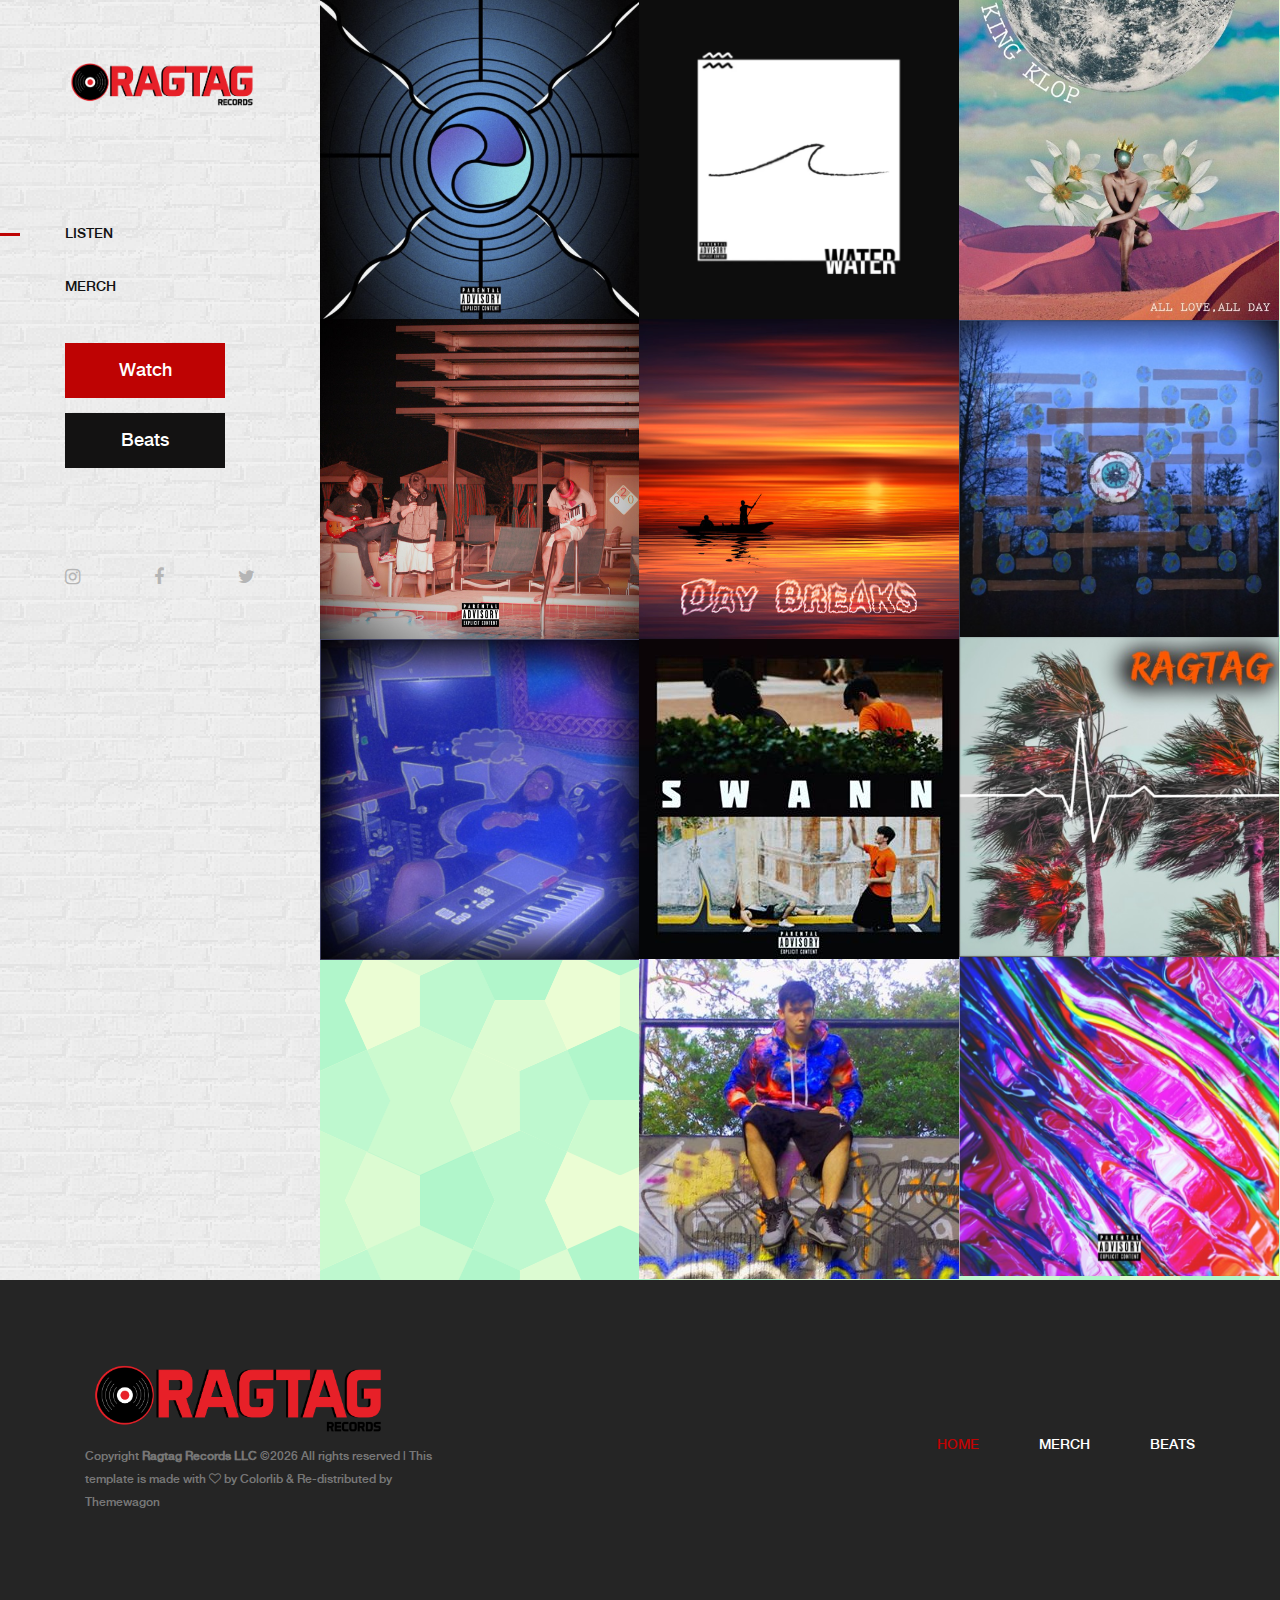
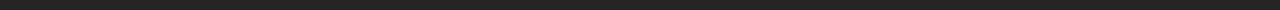
<file: index.html>
<!DOCTYPE html>
<html lang="en">

<head>
    <meta charset="UTF-8">
    <meta name="description" content="">
    <meta http-equiv="X-UA-Compatible" content="IE=edge">
    <meta name="viewport" content="width=device-width, initial-scale=1, shrink-to-fit=no">
    <!-- The above 4 meta tags *must* come first in the head; any other head content must come *after* these tags -->

    <!-- Title  -->
    <title>Ragtag Records | Home</title>

    <!-- Favicon  -->
    <link rel="icon" href="img/core-img/favicon.ico">

    <!-- Core Style CSS -->
    <link rel="stylesheet" href="css/core-style.css">
    <link rel="stylesheet" href="style.css">

</head>

<body>
    <!-- ======= Header =======
  <header id="header" class="fixed-top header-transparent">
    <div class="container d-flex align-items-center justify-content-between">

      <div class="logo">
        <a href="index.html"><img src="img/core-img/logo.png" alt="" class="img-fluid"></a>
      </div>

      <nav id="navbar" class="navbar">
        <ul>
          <li><a class="nav-link scrollto active" href="#hero">Home</a></li>
          <li><a class="nav-link scrollto" href="#services">Merch</a></li>
          <li><a class="nav-link scrollto" href="#contact">Contact</a></li>
        </ul>
        <i class="bi bi-list mobile-nav-toggle"></i>
      </nav>

    </div>
  </header> End Header -->

    <!-- ##### Main Content Wrapper Start ##### -->
    <div class="main-content-wrapper d-flex clearfix">

        <!-- Mobile Nav (max width 767px)-->
        <div class="mobile-nav">
            <!-- Navbar Brand -->
            <div class="amado-navbar-brand">
                <a href="index.html"><img src="img/core-img/logo.png" alt=""></a>
            </div>
            <!-- Navbar Toggler -->
            <div class="amado-navbar-toggler">
                <span></span><span></span><span></span>
            </div>
        </div>

        <!-- Header Area Start -->
        <header class="header-area clearfix">
            <!-- Close Icon -->
            <div class="nav-close">
                <i class="fa fa-close" aria-hidden="true"></i>
            </div>
            <!-- Logo -->
            <div class="logo">
                <a href="index.html"><img src="img/core-img/logo.png" alt=""></a>
            </div>
            <!-- Amado Nav -->
            <nav class="amado-nav">
                <ul>
                    <li class="active"><a href="index.html">Listen</a></li>
                    <li><a href="https://teespring.com/stores/ragtag-records-merch">Merch</a></li>
                    <!-- For cart intergration
                    <li><a href="product-details.html">Product</a></li>
                    <li><a href="cart.html">Cart</a></li>
                    <li><a href="checkout.html">Checkout</a></li>
                    -->
                </ul>
            </nav>
            <!-- Button Group -->
            <div class="amado-btn-group mt-30 mb-100">
                <a href="https://www.youtube.com/channel/UCvXsshLb2NqMNZWhx4gwb_w" class="btn amado-btn mb-15">Watch</a>
                <a href="https://www.ragtagsounds.com" class="btn amado-btn active">Beats</a>
            </div>
            <!-- Cart Menu
            <div class="cart-fav-search mb-100">
                <a href="cart.html" class="cart-nav"><img src="img/core-img/cart.png" alt=""> Cart <span>(0)</span></a>
                <a href="#" class="fav-nav"><img src="img/core-img/favorites.png" alt=""> Favourite</a>
                <a href="#" class="search-nav"><img src="img/core-img/search.png" alt=""> Search</a>
            </div>
            -->
            <!-- Social Button -->
            <div class="social-info d-flex justify-content-between">
                <a href="https://www.instagram.com/ragtagrecords/"><i class="fa fa-instagram" aria-hidden="true"></i></a>
                <a href="https://www.facebook.com/ragtagrecords/"><i class="fa fa-facebook" aria-hidden="true"></i></a>
                <a href="https://twitter.com/shystaBars"><i class="fa fa-twitter" aria-hidden="true"></i></a>
            </div>
        </header>
        <!-- Header Area End -->

        <!-- Product Catagories Area Start -->
        <div class="products-catagories-area clearfix">
            <div class="amado-pro-catagory clearfix">

                <!-- Single Catagory -->
                <div class="single-products-catagory clearfix">
                    <a href="https://album.link/us/i/1523794274">
                        <img src="img/bg-img/twtid-cover.png" alt="">
                    </a>
                </div>

                <div class="single-products-catagory clearfix">
                    <a href="https://album.link/us/i/1524983961">
                        <img src="img/bg-img/water-cover.png" alt="">
                    </a>
                </div>

                <!-- Single Catagory -->
                <div class="single-products-catagory clearfix">
                    <a href="https://album.link/us/i/1460378617">
                        <img src="img/bg-img/all-love-cover.png" alt="">
                        <!-- Hover Content
                        <div class="hover-content">
                            <div class="line"></div>
                            <p>King Klop</p>
                            <h4>All Love All Day</h4>
                        </div>
                        -->
                    </a>
                </div>

                <!-- Single Catagory -->
                <div class="single-products-catagory clearfix">
                    <a href="https://album.link/us/i/1361308341">
                        <img src="img/bg-img/brokenballinCoverArt.jpg" alt="">
                    </a>
                </div>

                <!-- Single Catagory -->
                <div class="single-products-catagory clearfix">
                    <a href="https://song.link/us/i/1462598294">
                        <img src="img/bg-img/daybreaks-cover.png" alt="">
                    </a>
                </div>

                <!-- Single Catagory -->
                <div class="single-products-catagory clearfix">
                    <a href="https://album.link/us/i/1413558216">
                        <img src="img/bg-img/helloworldCoverArt.png" alt="">
                    </a>
                </div>

                <!-- Single Catagory -->
                <div class="single-products-catagory clearfix">
                    <a href="https://song.link/us/i/1437733573">
                        <img src="img/bg-img/HoldinOn.png" alt="">
                    </a>
                </div>

                <!-- Single Catagory -->
                <div class="single-products-catagory clearfix">
                    <a href="https://soundcloud.com/ambriosomusic/lost-in-thought?utm_source=clipboard&utm_medium=text&utm_campaign=social_sharing">
                        <img src="img/bg-img/LostInThought.png" alt="">
                    </a>
                </div>

                <!-- Single Catagory -->
                <div class="single-products-catagory clearfix">
                    <a href="https://album.link/us/i/1403176213">
                        <img src="img/bg-img/swannCoverArt.jpg" alt="">
                    </a>
                </div>

                <!-- Single Catagory -->
                <div class="single-products-catagory clearfix">
                    <a href="https://song.link/us/i/1420807941">
                        <img src="img/bg-img/vividCover.png" alt="">
                    </a>
                </div>

                <!-- Single Catagory -->
                <div class="single-products-catagory clearfix">
                    <a href="https://album.link/us/i/1268301167">
                        <img src="img/bg-img/youfCoverArt.jpg" alt="">
                    </a>
                </div>
            </div>
        </div>
        <!-- Product Catagories Area End -->
    </div>
    <!-- ##### Main Content Wrapper End ##### -->

    <!-- ##### Newsletter Area Start #####
    <section class="newsletter-area section-padding-100-0">
        <div class="container">
            <div class="row align-items-center">
                
                <div class="col-12 col-lg-6 col-xl-7">
                    <div class="newsletter-text mb-100">
                        <h2>Subscribe for a <span>25% Discount</span></h2>
                        <p>Nulla ac convallis lorem, eget euismod nisl. Donec in libero sit amet mi vulputate consectetur. Donec auctor interdum purus, ac finibus massa bibendum nec.</p>
                    </div>
                </div>
                <div class="col-12 col-lg-6 col-xl-5">
                    <div class="newsletter-form mb-100">
                        <form action="#" method="post">
                            <input type="email" name="email" class="nl-email" placeholder="Your E-mail">
                            <input type="submit" value="Subscribe">
                        </form>
                    </div>
                </div>
            </div>
        </div>
    </section>
    ##### Newsletter Area End ##### -->

    <!-- ##### Footer Area Start ##### -->
    <footer class="footer_area clearfix">
        <div class="container">
            <div class="row align-items-center">
                <!-- Single Widget Area -->
                <div class="col-12 col-lg-4">
                    <div class="single_widget_area">
                        <!-- Logo -->
                        <div class="footer-logo mr-50">
                            <a href="index.html"><img src="img/core-img/logo.png" alt=""></a>
                        </div>
                        <!-- Copywrite Text -->
                        <p class="copywrite"><!-- Link back to Colorlib can't be removed. Template is licensed under CC BY 3.0. -->
Copyright <strong>Ragtag Records LLC</strong> &copy;<script>document.write(new Date().getFullYear());</script> All rights reserved | This template is made with <i class="fa fa-heart-o" aria-hidden="true"></i> by <a href="https://colorlib.com" target="_blank">Colorlib</a> & Re-distributed by <a href="https://themewagon.com/" target="_blank">Themewagon</a>
<!-- Link back to Colorlib can't be removed. Template is licensed under CC BY 3.0. --></p>
                    </div>
                </div>
                <!-- Single Widget Area -->
                <div class="col-12 col-lg-8">
                    <div class="single_widget_area">
                        <!-- Footer Menu -->
                        <div class="footer_menu">
                            <nav class="navbar navbar-expand-lg justify-content-end">
                                <button class="navbar-toggler" type="button" data-toggle="collapse" data-target="#footerNavContent" aria-controls="footerNavContent" aria-expanded="false" aria-label="Toggle navigation"><i class="fa fa-bars"></i></button>
                                <div class="collapse navbar-collapse" id="footerNavContent">
                                    <ul class="navbar-nav ml-auto">
                                        <li class="nav-item active">
                                            <a class="nav-link" href="index.html">Home</a>
                                        </li>
                                        <li class="nav-item">
                                            <a class="nav-link" href="https://teespring.com/stores/ragtag-records-merch">Merch</a>
                                        </li>
                                        <li class="nav-item">
                                            <a class="nav-link" href="www.ragtagsounds.com">Beats</a>
                                        </li>
                                    </ul>
                                </div>
                            </nav>
                        </div>
                    </div>
                </div>
            </div>
        </div>
    </footer>
    <!-- ##### Footer Area End ##### -->

    <!-- ##### jQuery (Necessary for All JavaScript Plugins) ##### -->
    <script src="js/jquery/jquery-2.2.4.min.js"></script>
    <!-- Popper js -->
    <script src="js/popper.min.js"></script>
    <!-- Bootstrap js -->
    <script src="js/bootstrap.min.js"></script>
    <!-- Plugins js -->
    <script src="js/plugins.js"></script>
    <!-- Active js -->
    <script src="js/active.js"></script>

</body>

</html>
</file>
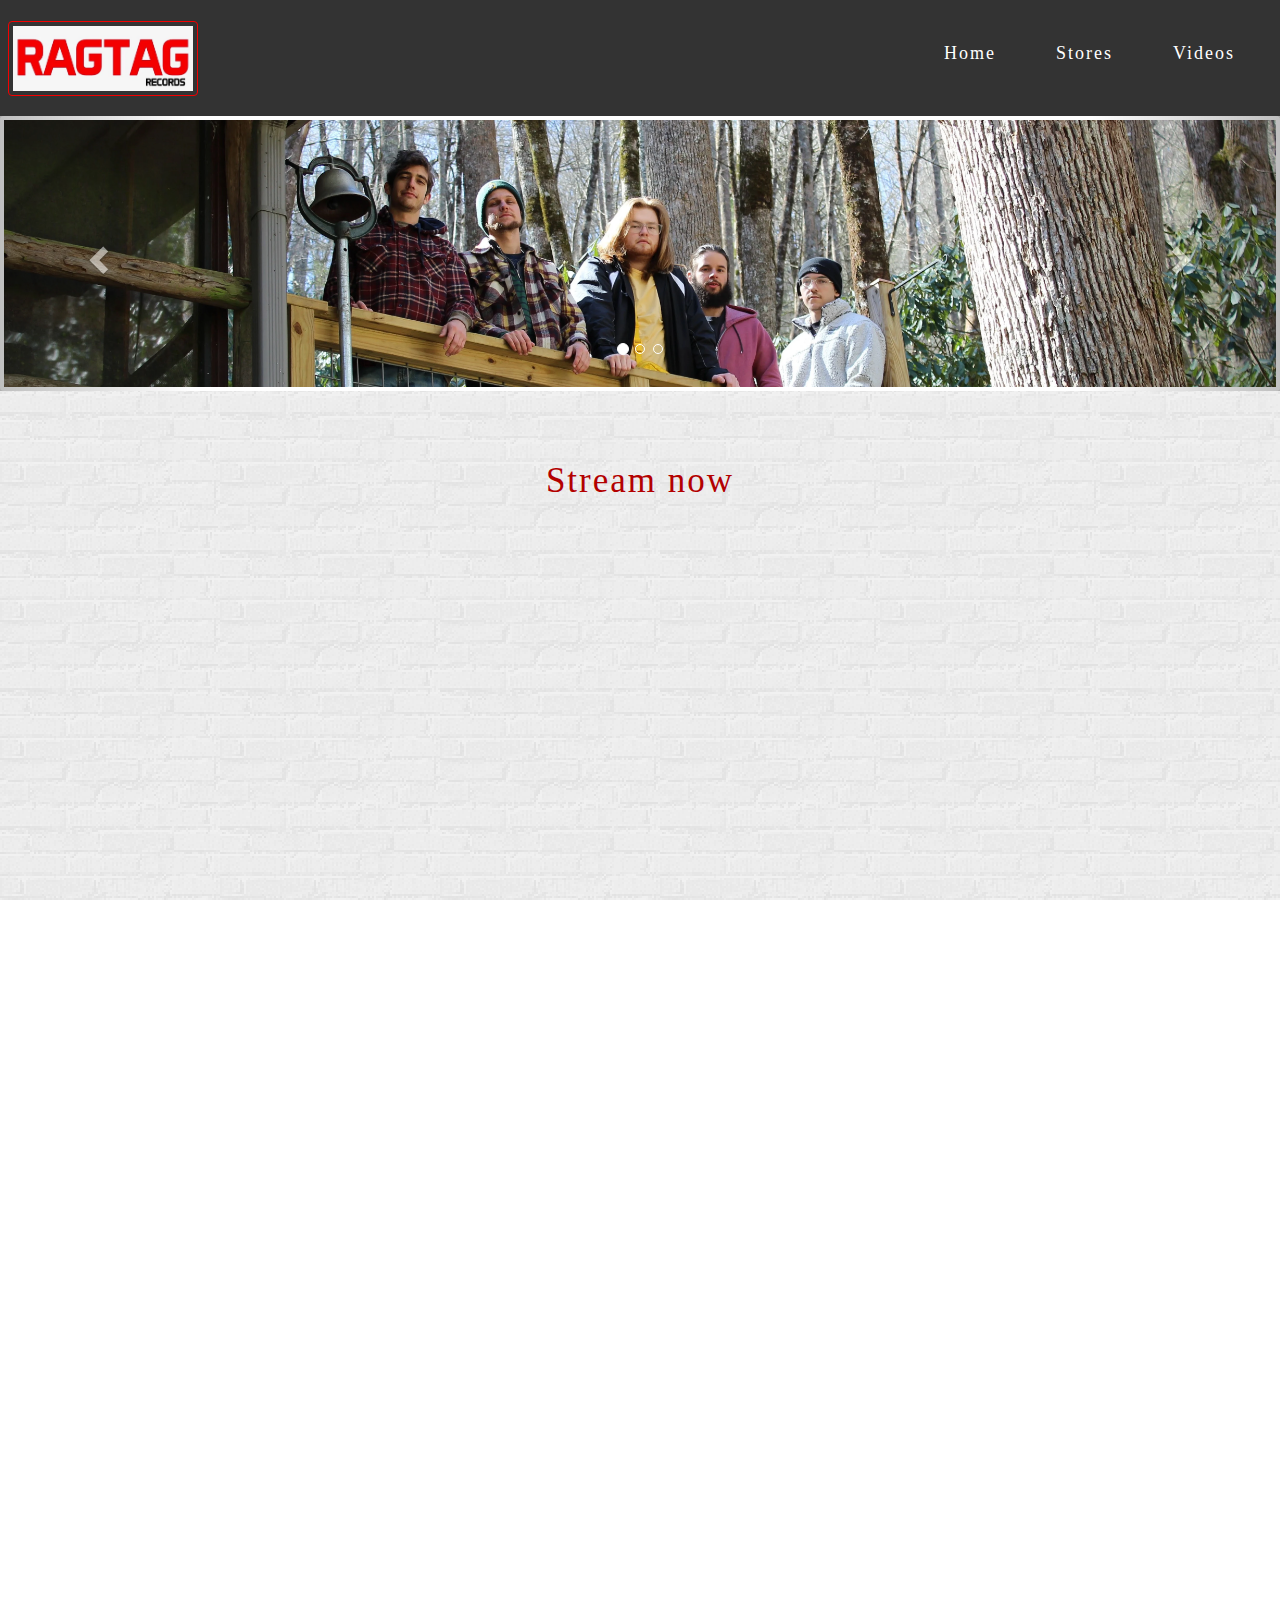
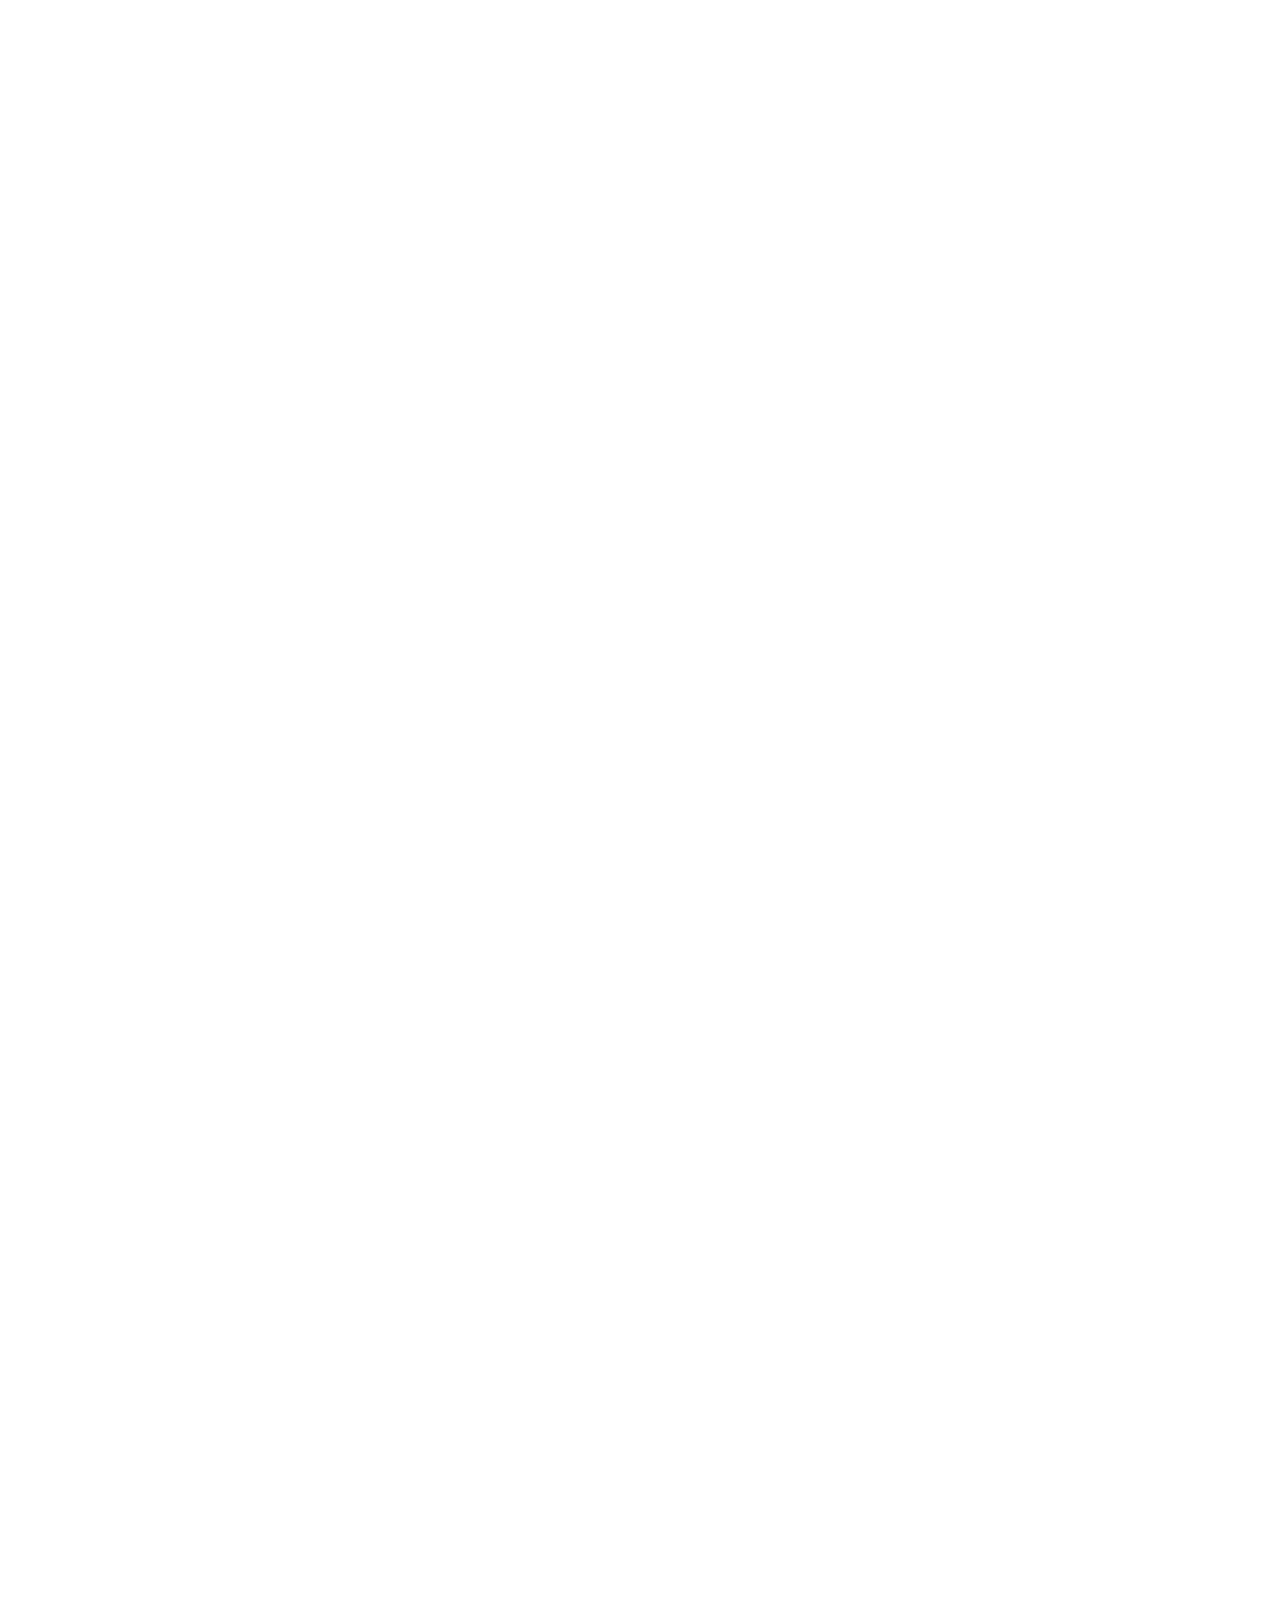
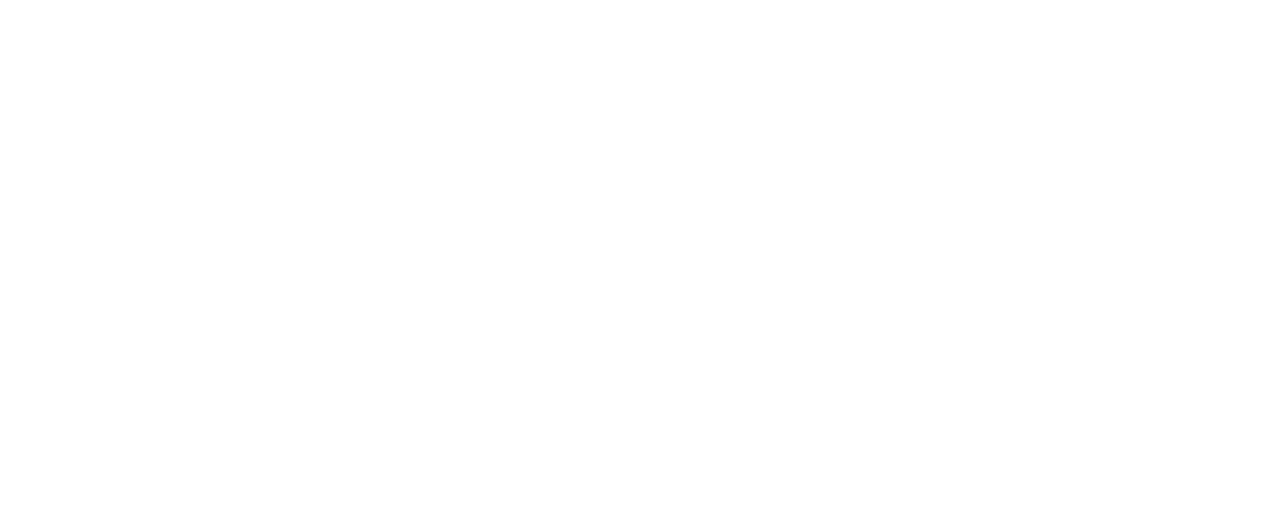
<file: OLD/index.html>
<!DOCTYPE html>
<html lang="en">
<head>
  <title>Ragtag Records</title>
  <meta charset="utf-8">
  <meta name="viewport" content="width=device-width, initial-scale=1">

  <link rel="stylesheet" href="https://maxcdn.bootstrapcdn.com/bootstrap/3.3.7/css/bootstrap.min.css">
  <link rel="stylesheet" href="https://cdnjs.cloudflare.com/ajax/libs/font-awesome/4.7.0/css/font-awesome.min.css">
  <link rel="stylesheet" href="https://use.fontawesome.com/releases/v5.5.0/css/all.css" integrity="sha384-B4dIYHKNBt8Bc12p+WXckhzcICo0wtJAoU8YZTY5qE0Id1GSseTk6S+L3BlXeVIU" crossorigin="anonymous">
  <link rel="stylesheet" type="text/css" href="css/custom.css">
  <link rel="stylesheet" type="text/css" href="css/queries.css">

  <script src="https://ajax.googleapis.com/ajax/libs/jquery/3.2.1/jquery.min.js"></script>
  <script src="https://maxcdn.bootstrapcdn.com/bootstrap/3.3.7/js/bootstrap.min.js"></script>
 
  <script type="text/javascript">
    var _ss = _ss || [];
    _ss.push(['_setDomain', 'https://koi-3QNNQQPOXM.marketingautomation.services/net']);
    _ss.push(['_setAccount', 'KOI-4BT9VRC954']);
    _ss.push(['_trackPageView']);
  (function() {
    var ss = document.createElement('script');
    ss.type = 'text/javascript'; ss.async = true;
    ss.src = ('https:' == document.location.protocol ? 'https://' : 'http://') + 'koi-3QNNQQPOXM.marketingautomation.services/client/ss.js?ver=2.4.0';
    var scr = document.getElementsByTagName('script')[0];
    scr.parentNode.insertBefore(ss, scr);
  })();
  </script>
	

</head>
<body style="background-image:url(img/backgrounds/brickwall_@2X.png)">
	<nav class="navbar navbar-inverse">
		<div class="container-fluid">
			<div class="navbar-header">
				<button type="button" class="navbar-toggle" data-toggle="collapse" data-target="#myNavbar">
					<span class="icon-bar"></span>
					<span class="icon-bar"></span>
					<span class="icon-bar"></span>
				</button>
				<a class="navbar-brand" href="#"><img src="img/highspeed/ragtag_text_logo.webp"></a>
			</div>
			<div class="collapse navbar-collapse" id="myNavbar">
				<ul class="nav navbar-nav navbar-right">
					<li class="active"><a href="https://ragtagrecords.com">Home</a></li>
					<li class="active"><a href="#stores/">Stores</a></li>
					<li class="active"><a href="#videos/">Videos</a></li>
					<!--<li class="active"><a href="#events/">Events</a></li>-->
				</ul>
			</div>
		
		</div>
	</nav>

	<div id="myCarousel" class="carousel slide" data-ride="carousel">
		<ol class="carousel-indicators">
			<li data-target="#myCarousel" data-slide-to="0" class="active"></li>
			<li data-target="#myCarousel" data-slide-to="1"></li>
			<li data-target="#myCarousel" data-slide-to="2"></li>
		</ol>
		<div class="carousel-inner" role="listbox">
			<div class="item active">
				<img src="img/highspeed/adanaylah_porch.webp">
			<div class="carousel-caption">
				<!--blank-->
			</div>
			</div> <!--End Active-->
			<div class="item"> 
				<img src="img/highspeed/alleyLongHead.webp">
			</div>
			<div class="item"> 
				<img src="img/highspeed/cabinTreesSunLong.webp">
			</div>			
		</div>
		<!---Start Slider Controls-->
		<a class="left carousel-control" href="#myCarousel" role="button" data-slide="prev">
		<span class="glyphicon glyphicon-chevron-left" aria-hidden="true"></span>
		<span class="sr-only">Previous</span>
		</a>
		<a class="right carousel-control" href="#myCarousel" role="button" data-slide="next">
		<span class="glyphicon glyphicon-chevron-right" aria-hidden="true"></span>
		<span class="sr-only">Next</span>
		</a>		
	</div> <!-- End Slider -->

	<div class="container text-center">
		<h2>Stream now</h2>
		<br>
		<div class="row">
			<!-- That Boy Needs Therapy -->
			<div class="col-lg-12 stream">
				<iframe width="100%" height="166" scrolling="no" frameborder="no" allow="autoplay" src="https://w.soundcloud.com/player/?url=https%3A//api.soundcloud.com/tracks/863519653&color=%23ff5500&auto_play=false&hide_related=false&show_comments=true&show_user=true&show_reposts=false&show_teaser=true&visual=true"></iframe>
				<br>
				<iframe width="100%" height="52" src="https://embed.song.link/?url=https%3A%2F%2Fsong.link%2Fsc%2F863519653&theme=light" frameborder="0" allowfullscreen sandbox="allow-same-origin allow-scripts allow-presentation allow-popups allow-popups-to-escape-sandbox"></iframe>
			</div>						
			<!-- Used to It -->
			<div class="col-lg-12 stream">
				<iframe width="100%" height="166" scrolling="no" frameborder="no" allow="autoplay" src="https://w.soundcloud.com/player/?url=https%3A//api.soundcloud.com/tracks/628083498&color=%23ff5500&auto_play=false&hide_related=false&show_comments=true&show_user=true&show_reposts=false&show_teaser=true&visual=true"></iframe>
				<br>
				<iframe width="100%" height="52" src="https://embed.song.link/?url=https%3A%2F%2Fsong.link%2Fsc%2F628083498&theme=light" frameborder="0" allowfullscreen sandbox="allow-same-origin allow-scripts allow-presentation allow-popups allow-popups-to-escape-sandbox"></iframe>
			</div>
			<!-- Day Breaks -->
			<div class="col-lg-12 stream">
				<iframe width="100%" height="166" scrolling="no" frameborder="no" allow="autoplay" src="https://w.soundcloud.com/player/?url=https%3A//api.soundcloud.com/tracks/616579734&color=%23ff5500&auto_play=false&hide_related=false&show_comments=true&show_user=true&show_reposts=false&show_teaser=true&visual=true"></iframe>
				<br>
				<iframe width="100%" height="52" src="https://embed.song.link/?url=https%3A%2F%2Fsong.link%2Fus%2Fi%2F1462598294&theme=light" frameborder="0" allowfullscreen sandbox="allow-same-origin allow-scripts allow-presentation allow-popups allow-popups-to-escape-sandbox"></iframe>
			</div>							
		</div>
	</div>
	
	<!-- 
	<a id="events/"></a>
	
	<div class="container text-center events">
		<h2>Events</h2>
		<br>
		<a href="https://groupme.com/join_group/53550776/Ldl1ocq5"><img src="img/groupme.png" heigh="100" width="100"></a>
		<img src="img/groupme.png" heigh="100" width="100">
		<p>Get notified about upcoming RAGTAG events by joining our GroupMe.</p>
			<!-- NEED NEW FLYERS
		<div class="row">				
			<div class="col-md-6" id="event">
				<a href="http://www.bocafiesta.com/">
					<img src="img/flyers/backyard-ragtag-september-18-flyer-SQUARE.jpg">
					<br>
				</a>
			</div>					
					
			<div class="col-md-6" id="event">
				<a href="#">
					<img src="img/flyers/game-day-tailgate-september-21.jpg">
					<br>
				</a>
			</div>					
		</div>
	-->
	</div>

	<a id="videos/"></a>

	<div class="videos text-center">
		<br>
		<h2>Videos</h2>
		
		<iframe width="1120" height="630" src="https://www.youtube.com/embed/PeNYzqGzPL0" frameborder="0" allow="accelerometer; autoplay; clipboard-write; encrypted-media; gyroscope; picture-in-picture" allowfullscreen></iframe>
	</div>

	<a id="stores/"></a>
	<br>
	<div class="container text-center">
		<h2>Merch</h2>
		<br>
		<div class="row">
			<div class="col-sm-6">
				<br>
				<a href="https://teespring.com/stores/ragtag-records-merch">
					<img src="img/ragtag-logo-white-bg.jpg" id="icon">
				</a>
			</div>						
			<div class="col-sm-6">
				<br>
				<a href="https://teespring.com/stores/king-klop-shop">
						<img src="img/klop-logo-update.jpg" id="icon">
				</a>
			</div>						
		</div>
	</div>

	<a id="beats/"></a>
	<br>
	<div class="beats text-center">
		<h2>Beats</h2>
		<br>
		<!--email opt in link
		<button type="button" class="btn btn-danger"><a href="https://ambriosotech.clickfunnels.com/email-opt-inx0w5ozwo">Get 5 FREE beats</a></button>
		<br>
	-->
		<iframe id="mfs_html5" src="https://airbit.com/widgets/html5/?uid=390274&config=772695" width="80%" height="610" frameborder="0" scrolling="no"></iframe>
		<br>
	</div>

	<footer class="container-fluid text-center">
		<div class="row">
			<div class="col-sm-4">
				<h2>Contact Us</h2>
				<p>ambriosomusic@gmail.com</p>
				<p>shystabars@gmail.com</p>
			</div>
			
			<div class="col-sm-4">
				<i class="fas fa-microphone"></i>
			</div>
			
			<div class="col-sm-4">
				<h2>Follow us</h2>
				<a href="https://www.facebook.com/ragtagrecords" class="fab fa-facebook"></a>
				<a href="https://twitter.com/shystaBars" class="fab fa-twitter"></a>
				<a href="https://www.youtube.com/channel/UC3_z9imjLYku7CEPAd19snQ" class="fab fa-youtube"></a>
			</div>
			<div>Icons made by <a href="https://www.flaticon.com/authors/freepik" title="Freepik">Freepik</a> from <a href="https://www.flaticon.com/"             title="Flaticon">www.flaticon.com</a></div>				
		</div>
	</footer>

</body>
</html>
</file>
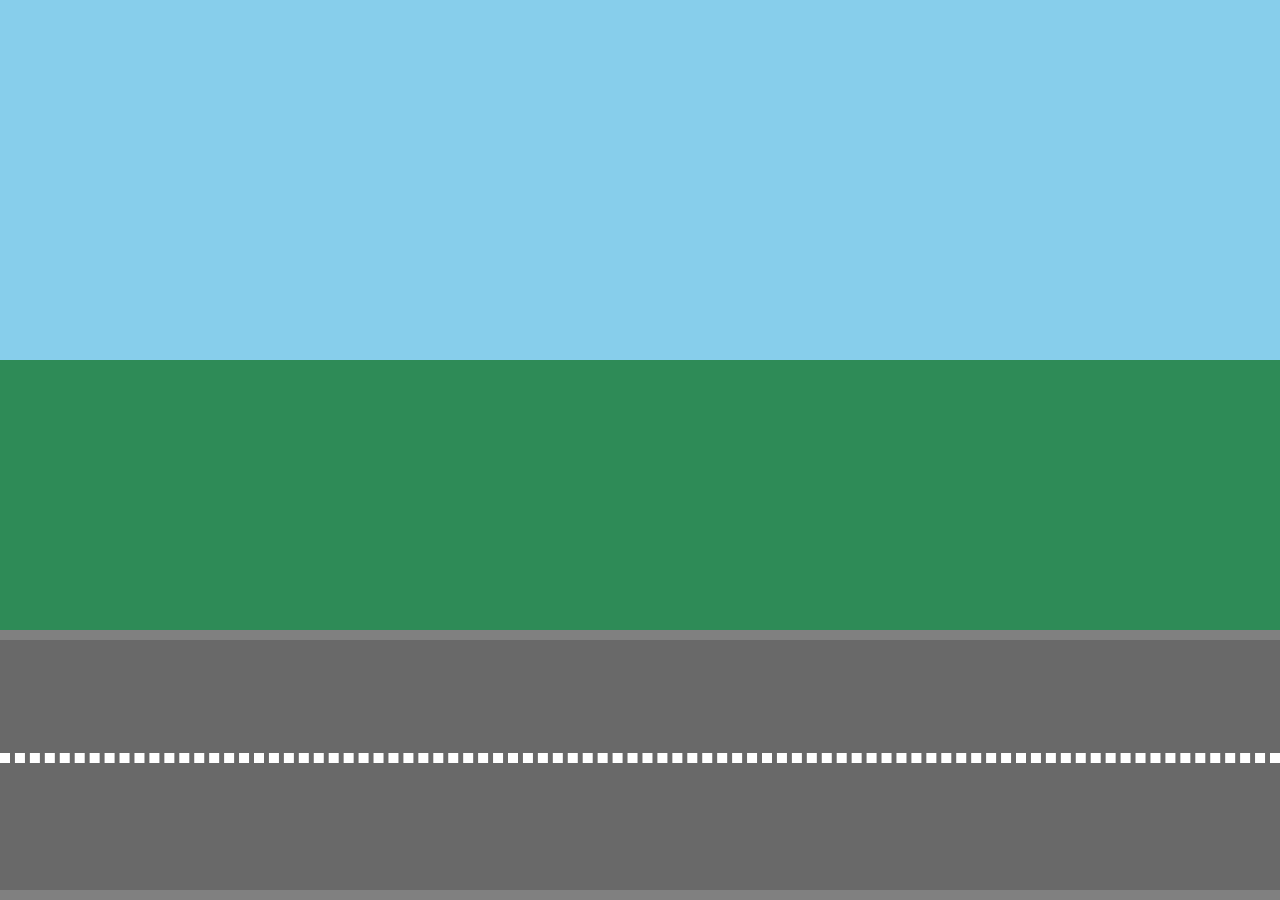
<file: css-animations-playlist-master/css-animations-playlist-master/mario-examples/index.html>
<!DOCTYPE html>
<head>
  <title>Mario Kart Animations</title>
  <link href="style.css" rel="stylesheet" type="text/css">
</head>
<body>
  <div class="sky"></div>
  <div class="grass"></div>
  <div class="road">
    <div class="lines"></div>
  </div>
</body>
</file>
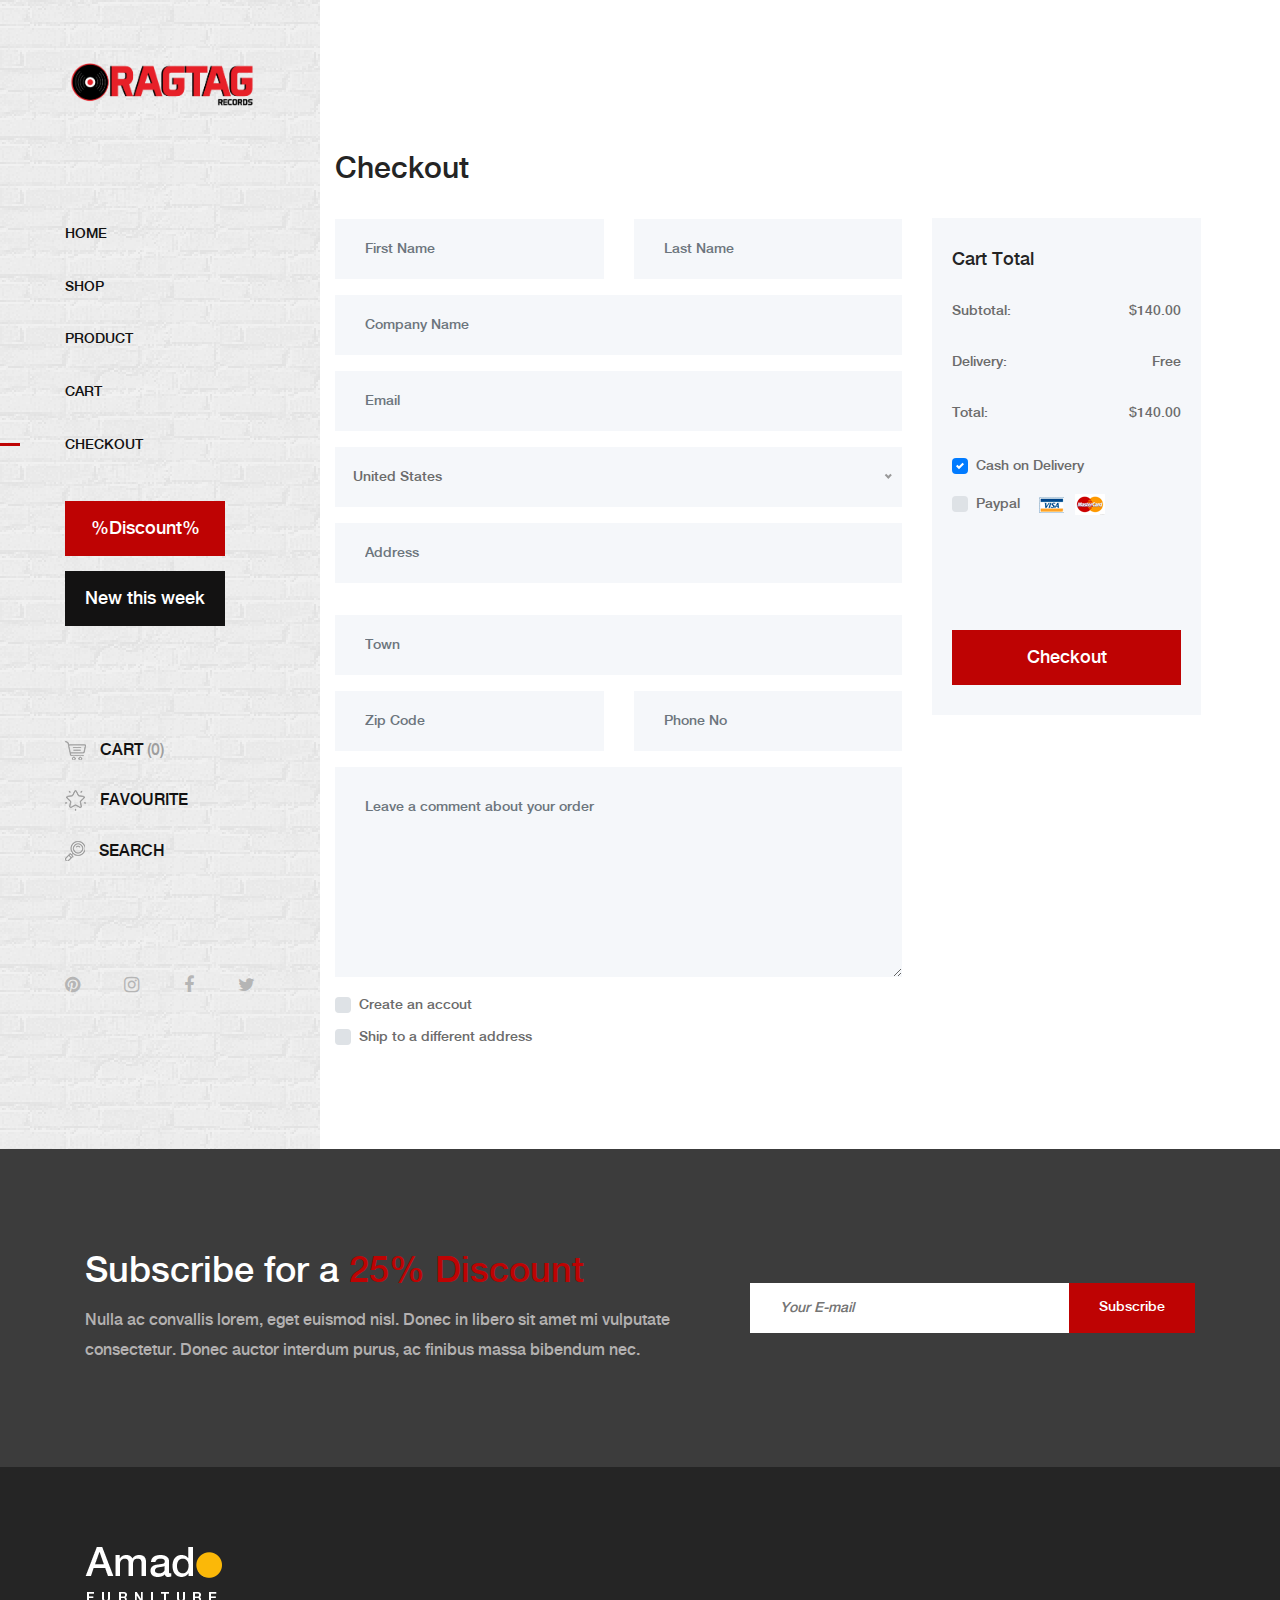
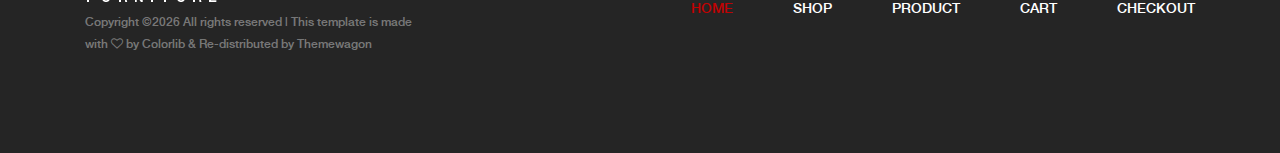
<file: checkout.html>
<!DOCTYPE html>
<html lang="en">

<head>
    <meta charset="UTF-8">
    <meta name="description" content="">
    <meta http-equiv="X-UA-Compatible" content="IE=edge">
    <meta name="viewport" content="width=device-width, initial-scale=1, shrink-to-fit=no">
    <!-- The above 4 meta tags *must* come first in the head; any other head content must come *after* these tags -->

    <!-- Title  -->
    <title>Amado - Furniture Ecommerce Template | Checkout</title>

    <!-- Favicon  -->
    <link rel="icon" href="img/core-img/favicon.ico">

    <!-- Core Style CSS -->
    <link rel="stylesheet" href="css/core-style.css">
    <link rel="stylesheet" href="style.css">

</head>

<body>
    <!-- Search Wrapper Area Start -->
    <div class="search-wrapper section-padding-100">
        <div class="search-close">
            <i class="fa fa-close" aria-hidden="true"></i>
        </div>
        <div class="container">
            <div class="row">
                <div class="col-12">
                    <div class="search-content">
                        <form action="#" method="get">
                            <input type="search" name="search" id="search" placeholder="Type your keyword...">
                            <button type="submit"><img src="img/core-img/search.png" alt=""></button>
                        </form>
                    </div>
                </div>
            </div>
        </div>
    </div>
    <!-- Search Wrapper Area End -->

    <!-- ##### Main Content Wrapper Start ##### -->
    <div class="main-content-wrapper d-flex clearfix">

        <!-- Mobile Nav (max width 767px)-->
        <div class="mobile-nav">
            <!-- Navbar Brand -->
            <div class="amado-navbar-brand">
                <a href="index.html"><img src="img/core-img/logo.png" alt=""></a>
            </div>
            <!-- Navbar Toggler -->
            <div class="amado-navbar-toggler">
                <span></span><span></span><span></span>
            </div>
        </div>

        <!-- Header Area Start -->
        <header class="header-area clearfix">
            <!-- Close Icon -->
            <div class="nav-close">
                <i class="fa fa-close" aria-hidden="true"></i>
            </div>
            <!-- Logo -->
            <div class="logo">
                <a href="index.html"><img src="img/core-img/logo.png" alt=""></a>
            </div>
            <!-- Amado Nav -->
            <nav class="amado-nav">
                <ul>
                    <li><a href="index.html">Home</a></li>
                    <li><a href="shop.html">Shop</a></li>
                    <li><a href="product-details.html">Product</a></li>
                    <li><a href="cart.html">Cart</a></li>
                    <li class="active"><a href="checkout.html">Checkout</a></li>
                </ul>
            </nav>
            <!-- Button Group -->
            <div class="amado-btn-group mt-30 mb-100">
                <a href="#" class="btn amado-btn mb-15">%Discount%</a>
                <a href="#" class="btn amado-btn active">New this week</a>
            </div>
            <!-- Cart Menu -->
            <div class="cart-fav-search mb-100">
                <a href="cart.html" class="cart-nav"><img src="img/core-img/cart.png" alt=""> Cart <span>(0)</span></a>
                <a href="#" class="fav-nav"><img src="img/core-img/favorites.png" alt=""> Favourite</a>
                <a href="#" class="search-nav"><img src="img/core-img/search.png" alt=""> Search</a>
            </div>
            <!-- Social Button -->
            <div class="social-info d-flex justify-content-between">
                <a href="#"><i class="fa fa-pinterest" aria-hidden="true"></i></a>
                <a href="#"><i class="fa fa-instagram" aria-hidden="true"></i></a>
                <a href="#"><i class="fa fa-facebook" aria-hidden="true"></i></a>
                <a href="#"><i class="fa fa-twitter" aria-hidden="true"></i></a>
            </div>
        </header>
        <!-- Header Area End -->

        <div class="cart-table-area section-padding-100">
            <div class="container-fluid">
                <div class="row">
                    <div class="col-12 col-lg-8">
                        <div class="checkout_details_area mt-50 clearfix">

                            <div class="cart-title">
                                <h2>Checkout</h2>
                            </div>

                            <form action="#" method="post">
                                <div class="row">
                                    <div class="col-md-6 mb-3">
                                        <input type="text" class="form-control" id="first_name" value="" placeholder="First Name" required>
                                    </div>
                                    <div class="col-md-6 mb-3">
                                        <input type="text" class="form-control" id="last_name" value="" placeholder="Last Name" required>
                                    </div>
                                    <div class="col-12 mb-3">
                                        <input type="text" class="form-control" id="company" placeholder="Company Name" value="">
                                    </div>
                                    <div class="col-12 mb-3">
                                        <input type="email" class="form-control" id="email" placeholder="Email" value="">
                                    </div>
                                    <div class="col-12 mb-3">
                                        <select class="w-100" id="country">
                                        <option value="usa">United States</option>
                                        <option value="uk">United Kingdom</option>
                                        <option value="ger">Germany</option>
                                        <option value="fra">France</option>
                                        <option value="ind">India</option>
                                        <option value="aus">Australia</option>
                                        <option value="bra">Brazil</option>
                                        <option value="cana">Canada</option>
                                    </select>
                                    </div>
                                    <div class="col-12 mb-3">
                                        <input type="text" class="form-control mb-3" id="street_address" placeholder="Address" value="">
                                    </div>
                                    <div class="col-12 mb-3">
                                        <input type="text" class="form-control" id="city" placeholder="Town" value="">
                                    </div>
                                    <div class="col-md-6 mb-3">
                                        <input type="text" class="form-control" id="zipCode" placeholder="Zip Code" value="">
                                    </div>
                                    <div class="col-md-6 mb-3">
                                        <input type="number" class="form-control" id="phone_number" min="0" placeholder="Phone No" value="">
                                    </div>
                                    <div class="col-12 mb-3">
                                        <textarea name="comment" class="form-control w-100" id="comment" cols="30" rows="10" placeholder="Leave a comment about your order"></textarea>
                                    </div>

                                    <div class="col-12">
                                        <div class="custom-control custom-checkbox d-block mb-2">
                                            <input type="checkbox" class="custom-control-input" id="customCheck2">
                                            <label class="custom-control-label" for="customCheck2">Create an accout</label>
                                        </div>
                                        <div class="custom-control custom-checkbox d-block">
                                            <input type="checkbox" class="custom-control-input" id="customCheck3">
                                            <label class="custom-control-label" for="customCheck3">Ship to a different address</label>
                                        </div>
                                    </div>
                                </div>
                            </form>
                        </div>
                    </div>
                    <div class="col-12 col-lg-4">
                        <div class="cart-summary">
                            <h5>Cart Total</h5>
                            <ul class="summary-table">
                                <li><span>subtotal:</span> <span>$140.00</span></li>
                                <li><span>delivery:</span> <span>Free</span></li>
                                <li><span>total:</span> <span>$140.00</span></li>
                            </ul>

                            <div class="payment-method">
                                <!-- Cash on delivery -->
                                <div class="custom-control custom-checkbox mr-sm-2">
                                    <input type="checkbox" class="custom-control-input" id="cod" checked>
                                    <label class="custom-control-label" for="cod">Cash on Delivery</label>
                                </div>
                                <!-- Paypal -->
                                <div class="custom-control custom-checkbox mr-sm-2">
                                    <input type="checkbox" class="custom-control-input" id="paypal">
                                    <label class="custom-control-label" for="paypal">Paypal <img class="ml-15" src="img/core-img/paypal.png" alt=""></label>
                                </div>
                            </div>

                            <div class="cart-btn mt-100">
                                <a href="#" class="btn amado-btn w-100">Checkout</a>
                            </div>
                        </div>
                    </div>
                </div>
            </div>
        </div>
    </div>
    <!-- ##### Main Content Wrapper End ##### -->

    <!-- ##### Newsletter Area Start ##### -->
    <section class="newsletter-area section-padding-100-0">
        <div class="container">
            <div class="row align-items-center">
                <!-- Newsletter Text -->
                <div class="col-12 col-lg-6 col-xl-7">
                    <div class="newsletter-text mb-100">
                        <h2>Subscribe for a <span>25% Discount</span></h2>
                        <p>Nulla ac convallis lorem, eget euismod nisl. Donec in libero sit amet mi vulputate consectetur. Donec auctor interdum purus, ac finibus massa bibendum nec.</p>
                    </div>
                </div>
                <!-- Newsletter Form -->
                <div class="col-12 col-lg-6 col-xl-5">
                    <div class="newsletter-form mb-100">
                        <form action="#" method="post">
                            <input type="email" name="email" class="nl-email" placeholder="Your E-mail">
                            <input type="submit" value="Subscribe">
                        </form>
                    </div>
                </div>
            </div>
        </div>
    </section>
    <!-- ##### Newsletter Area End ##### -->

    <!-- ##### Footer Area Start ##### -->
    <footer class="footer_area clearfix">
        <div class="container">
            <div class="row align-items-center">
                <!-- Single Widget Area -->
                <div class="col-12 col-lg-4">
                    <div class="single_widget_area">
                        <!-- Logo -->
                        <div class="footer-logo mr-50">
                            <a href="index.html"><img src="img/core-img/logo2.png" alt=""></a>
                        </div>
                        <!-- Copywrite Text -->
                        <p class="copywrite"><!-- Link back to Colorlib can't be removed. Template is licensed under CC BY 3.0. -->
Copyright &copy;<script>document.write(new Date().getFullYear());</script> All rights reserved | This template is made with <i class="fa fa-heart-o" aria-hidden="true"></i> by <a href="https://colorlib.com" target="_blank">Colorlib</a> & Re-distributed by <a href="https://themewagon.com/" target="_blank">Themewagon</a>
<!-- Link back to Colorlib can't be removed. Template is licensed under CC BY 3.0. --></p>
                    </div>
                </div>
                <!-- Single Widget Area -->
                <div class="col-12 col-lg-8">
                    <div class="single_widget_area">
                        <!-- Footer Menu -->
                        <div class="footer_menu">
                            <nav class="navbar navbar-expand-lg justify-content-end">
                                <button class="navbar-toggler" type="button" data-toggle="collapse" data-target="#footerNavContent" aria-controls="footerNavContent" aria-expanded="false" aria-label="Toggle navigation"><i class="fa fa-bars"></i></button>
                                <div class="collapse navbar-collapse" id="footerNavContent">
                                    <ul class="navbar-nav ml-auto">
                                        <li class="nav-item active">
                                            <a class="nav-link" href="index.html">Home</a>
                                        </li>
                                        <li class="nav-item">
                                            <a class="nav-link" href="shop.html">Shop</a>
                                        </li>
                                        <li class="nav-item">
                                            <a class="nav-link" href="product-details.html">Product</a>
                                        </li>
                                        <li class="nav-item">
                                            <a class="nav-link" href="cart.html">Cart</a>
                                        </li>
                                        <li class="nav-item">
                                            <a class="nav-link" href="checkout.html">Checkout</a>
                                        </li>
                                    </ul>
                                </div>
                            </nav>
                        </div>
                    </div>
                </div>
            </div>
        </div>
    </footer>
    <!-- ##### Footer Area End ##### -->

    <!-- ##### jQuery (Necessary for All JavaScript Plugins) ##### -->
    <script src="js/jquery/jquery-2.2.4.min.js"></script>
    <!-- Popper js -->
    <script src="js/popper.min.js"></script>
    <!-- Bootstrap js -->
    <script src="js/bootstrap.min.js"></script>
    <!-- Plugins js -->
    <script src="js/plugins.js"></script>
    <!-- Active js -->
    <script src="js/active.js"></script>

</body>

</html>
</file>
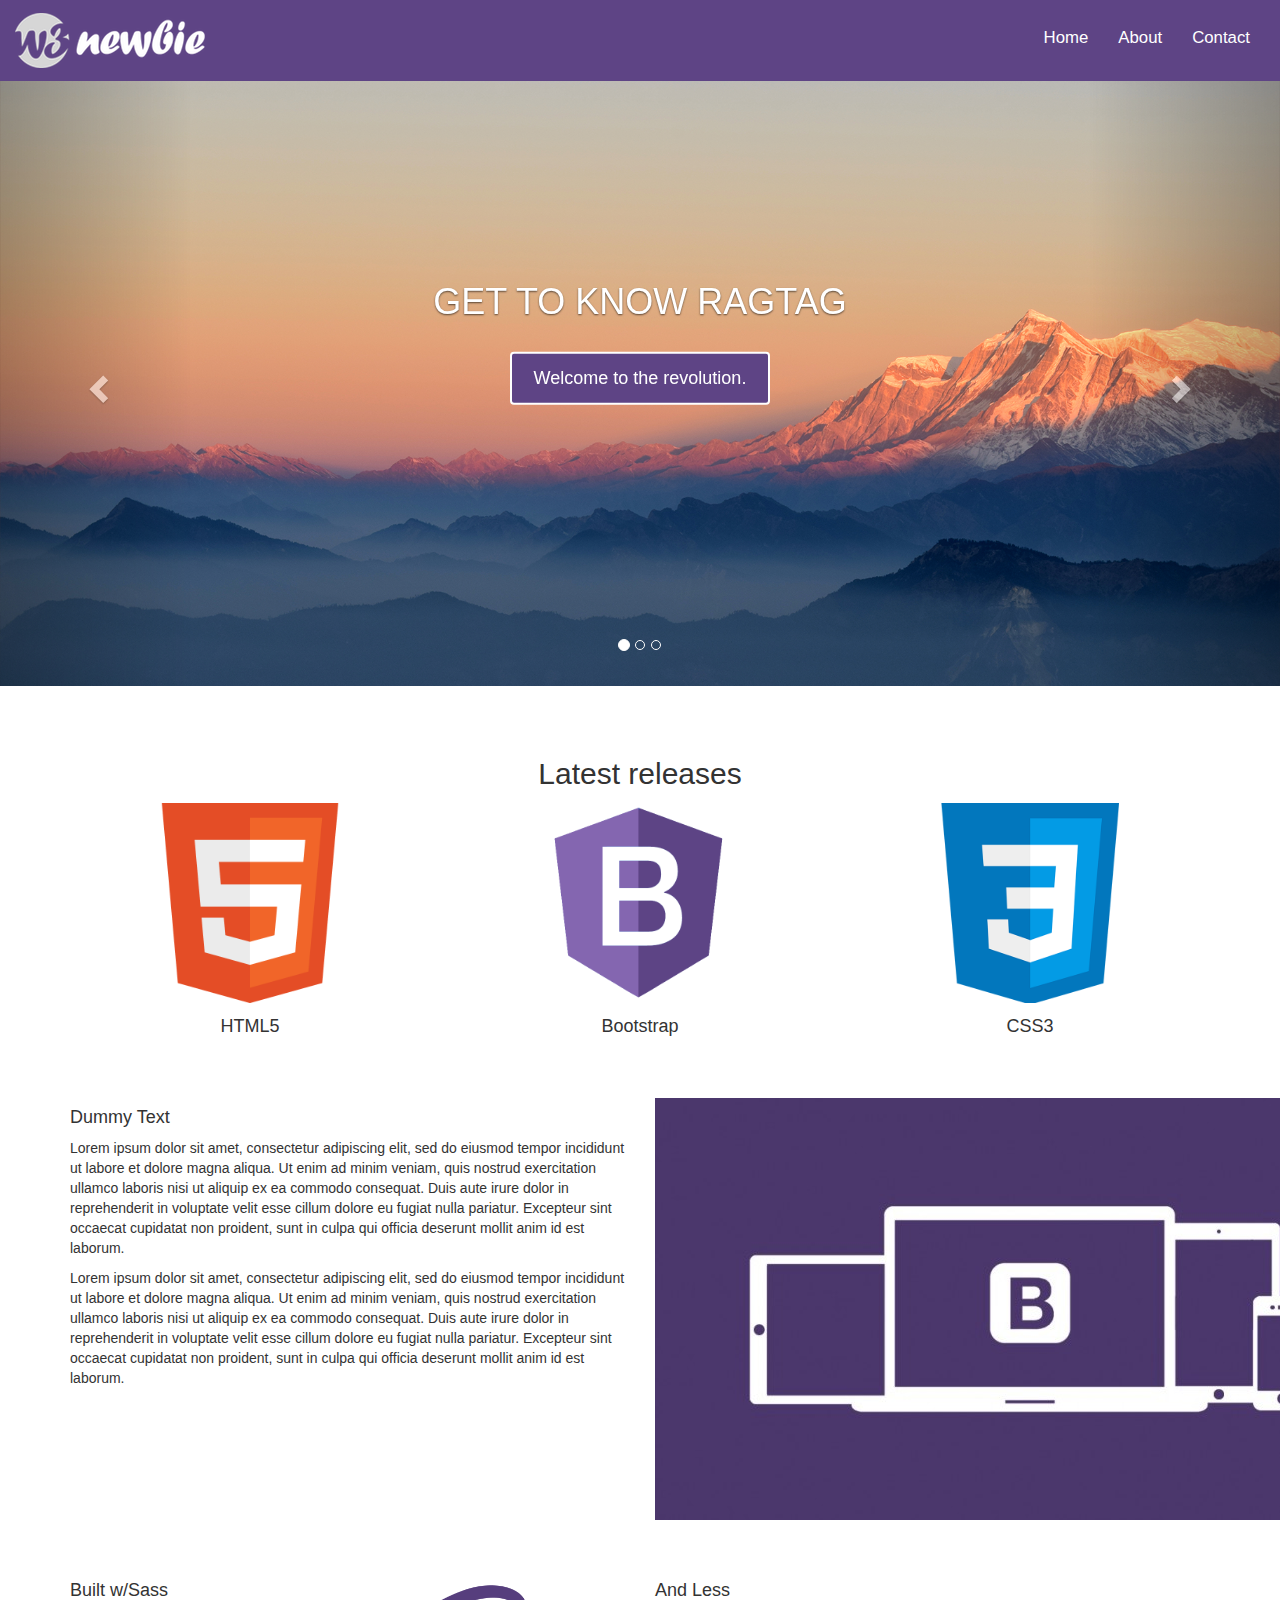
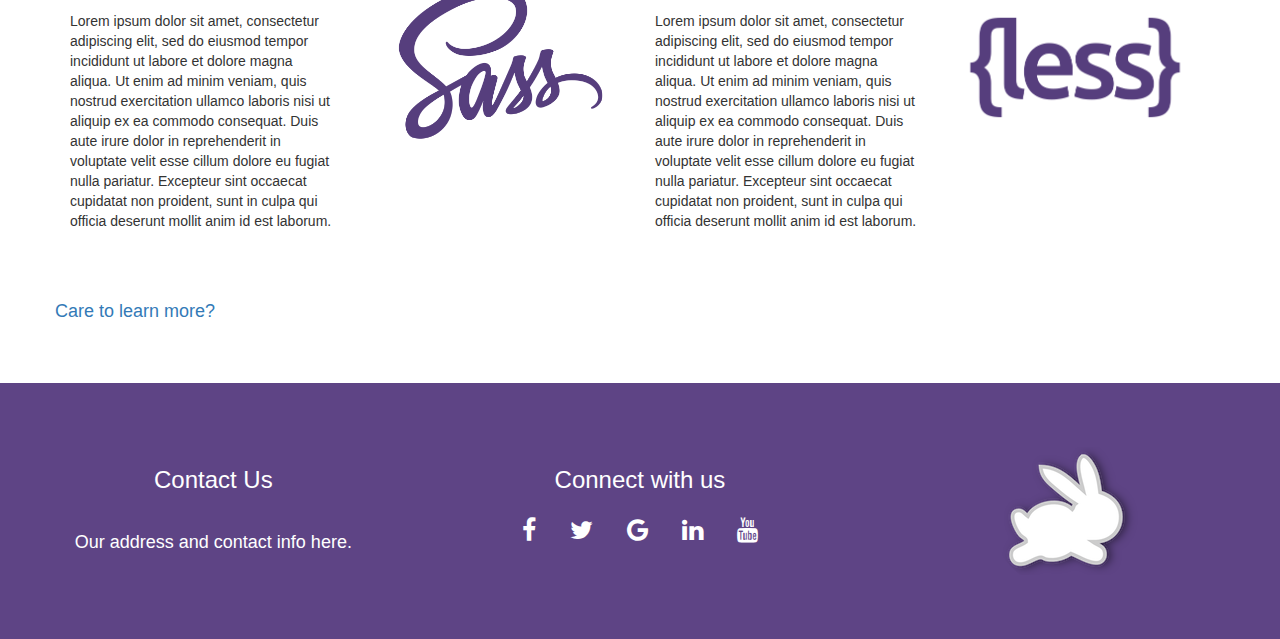
<file: ragtagIndex.html>
<!DOCTYPE html>
<html lang="en">
<head>
  <title>Ragtag Records</title>
  <meta charset="utf-8">
  <meta name="viewport" content="width=device-width, initial-scale=1">
  <link rel="stylesheet" href="https://maxcdn.bootstrapcdn.com/bootstrap/3.3.7/css/bootstrap.min.css">
  <link rel="stylesheet" href="https://cdnjs.cloudflare.com/ajax/libs/font-awesome/4.7.0/css/font-awesome.min.css">
  <script src="https://ajax.googleapis.com/ajax/libs/jquery/3.2.1/jquery.min.js"></script>
  <script src="https://maxcdn.bootstrapcdn.com/bootstrap/3.3.7/js/bootstrap.min.js"></script>
  <style>
	.navbar
	{
		margin-bottom: 0;
		border-radius: 0;
		background-color: #5E4485;
		color: #FFF;
		padding: 1% 0;
		font-size: 1.2em;
		border: 0;
	}
	.navbar-brand
	{
		float: left;
		min-height: 55px;
		padding: 0 15px 5px;
	}
	.navbar-inverse .navbar-nav .active a, .navbar-inverse .navbar-nav .active a:focus, .navbar-inverse .navbar-nav .active a:hover
	{
		color: #FFF;
		background-color: #5E4485;
	}
	.navbar-inverse .navbar-nav li a
	{
		color: #D5D5D5;
	}
	.carousel-caption
	{
		top: 50%;
		transform: translateY(-50%);
		text-transform: uppercase;
	}
	.btn
	{
		font-size: 18px;
		color: #FFF;
		padding: 12px 22px;
		background: #5E4485;
		border: 2px solid #FFF;
	}
	.container
	{
		margin: 4% auto;
	}
	#icon
	{
		max-width: 200px;
		margin: 1% auto;
	}
	
	footer
	{
		width: 100%;
		background-color: #5E4485;
		padding: 5%;
		color: #FFF;
	}
	.fa
	{
		padding: 15px;
		font-size: 25px;
		color: #FFF;
	}
	.fa:hover
	{
		color: #D5D5D5;
		text-decoration: none;
	}
	
	@media (max-width: 900px)
	{
		.fa
		{
			font-size: 20px;
			padding: 10px;
		}
	}
	
	@media (max-width: 600px)
	{
		.carousel-caption
		{
			display: none;
		}
		#icon {
			max-width: 150px;
		}
		h2
		{
			font-size: 1.7em;
		}
	}
		
  </style>
</head>
<body>
	<nav class="navbar navbar-inverse">
		<div class="container-fluid">
			<div class="navbar-header">
				<button type="button" class="navbar-toggle" data-toggle="collapse" data-target="#myNavbar">
					<span class="icon-bar"></span>
					<span class="icon-bar"></span>
					<span class="icon-bar"></span>
				</button>
				<a class="navbar-brand" href="#"><img src="img/w3newbie.png"></a>
			</div>
			<div class="collapse navbar-collapse" id="myNavbar">
				<ul class="nav navbar-nav navbar-right">
					<li class="active"><a href="#">Home</a></li>
					<li class="active"><a href="#">About</a></li>
					<li class="active"><a href="#">Contact</a></li>
				</ul>
			</div>
		
		</div>
	</nav>

	<div id="myCarousel" class="carousel slide" data-ride="carousel">
		<ol class="carousel-indicators">
			<li data-target="#myCarousel" data-slide-to="0" class="active"></li>
			<li data-target="#myCarousel" data-slide-to="1"></li>
			<li data-target="#myCarousel" data-slide-to="2"></li>
		</ol>
		<div class="carousel-inner" role="listbox">
			<div class="item active">
			<img src="img/mountains.png">
			<div class="carousel-caption">
				<h1>get to know Ragtag</h1>
				<br>
				<button type="button" class="btn btn-default">Welcome to the revolution.</button>
			</div>
			</div> <!--End Active-->
			<div class="item"> 
				<img src="img/snow.png">
			</div>
			<div class="item"> 
				<img src="img/red.png">
			</div>			
		</div>
		<!---Start Slider Controls-->
		<a class="left carousel-control" href="#myCarousel" role="button" data-slide="prev">
		<span class="glyphicon glyphicon-chevron-left" aria-hidden="true"></span>
		<span class="sr-only">Previous</span>
		</a>
		<a class="right carousel-control" href="#myCarousel" role="button" data-slide="next">
		<span class="glyphicon glyphicon-chevron-right" aria-hidden="true"></span>
		<span class="sr-only">Next</span>
		</a>		
	</div> <!---- End Slider --->

	<div class="container text-center">
		<h2>Latest releases</h2>
		<div class="row">
			<div class="col-sm-4">
				<img src="img/html5.png" id="icon">
				<h4>HTML5</h4>
			</div>
			<div class="col-sm-4">
				<img src="img/bootstrap.png" id="icon">
				<h4>Bootstrap</h4>
			</div>
			<div class="col-sm-4">
				<img src="img/css3.png" id="icon">
				<h4>CSS3</h4>
			</div>					
		</div>
	</div>

	<div class="container">
		<div class="row">
			<div class="col-md-6">
				<h4>Dummy Text</h4>
				<p>Lorem ipsum dolor sit amet, consectetur adipiscing elit, sed do eiusmod tempor incididunt ut labore et dolore magna aliqua. Ut enim ad minim veniam, quis nostrud exercitation ullamco laboris nisi ut aliquip ex ea commodo consequat. Duis aute irure dolor in reprehenderit in voluptate velit esse cillum dolore eu fugiat nulla pariatur. Excepteur sint occaecat cupidatat non proident, sunt in culpa qui officia deserunt mollit anim id est laborum.</p>
				<p>Lorem ipsum dolor sit amet, consectetur adipiscing elit, sed do eiusmod tempor incididunt ut labore et dolore magna aliqua. Ut enim ad minim veniam, quis nostrud exercitation ullamco laboris nisi ut aliquip ex ea commodo consequat. Duis aute irure dolor in reprehenderit in voluptate velit esse cillum dolore eu fugiat nulla pariatur. Excepteur sint occaecat cupidatat non proident, sunt in culpa qui officia deserunt mollit anim id est laborum.</p>
			</div>
			<div class="col-md-6">
				<img src="img/bootstrap2.jpg" class "img-responsive">
			</div>			
		</div>
	</div>
	
	<div class="container">
		<div class="row">
			<div class="col-lg-3 col-md-3 col-sm-6 col-xs-12">
				<h4>Built w/Sass</h4>
				<p>Lorem ipsum dolor sit amet, consectetur adipiscing elit, sed do eiusmod tempor incididunt ut labore et dolore magna aliqua. Ut enim ad minim veniam, quis nostrud exercitation ullamco laboris nisi ut aliquip ex ea commodo consequat. Duis aute irure dolor in reprehenderit in voluptate velit esse cillum dolore eu fugiat nulla pariatur. Excepteur sint occaecat cupidatat non proident, sunt in culpa qui officia deserunt mollit anim id est laborum.</p>
			</div>
			<div class="col-lg-3 col-md-3 col-sm-6 col-xs-12">
				<img src="img/sass.png" class="img-responsive">
			</div>
			
			<div class="col-lg-3 col-md-3 col-sm-6 col-xs-12">
				<h4>And Less</h4>
				<p>Lorem ipsum dolor sit amet, consectetur adipiscing elit, sed do eiusmod tempor incididunt ut labore et dolore magna aliqua. Ut enim ad minim veniam, quis nostrud exercitation ullamco laboris nisi ut aliquip ex ea commodo consequat. Duis aute irure dolor in reprehenderit in voluptate velit esse cillum dolore eu fugiat nulla pariatur. Excepteur sint occaecat cupidatat non proident, sunt in culpa qui officia deserunt mollit anim id est laborum.</p>
			</div>
			<div class="col-lg-3 col-md-3 col-sm-6 col-xs-12">
				<img src="img/less.png" class="img-responsive">
			</div>								
		</div>
	</div>
	
	<div class="container">
		<div class="row">
			<h4><a href="#hidden" data-toggle="collapse">Care to learn more?</a></h4>
			<div id="hidden" class="collapse">
				<h4>Dummy Text</h4>
				<p>Lorem ipsum dolor sit amet, consectetur adipiscing elit, sed do eiusmod tempor incididunt ut labore et dolore magna aliqua. Ut enim ad minim veniam, quis nostrud exercitation ullamco laboris nisi ut aliquip ex ea commodo consequat. Duis aute irure dolor in reprehenderit in voluptate velit esse cillum dolore eu fugiat nulla pariatur. Excepteur sint occaecat cupidatat non proident, sunt in culpa qui officia deserunt mollit anim id est laborum.</p>
				<p>Lorem ipsum dolor sit amet, consectetur adipiscing elit, sed do eiusmod tempor incididunt ut labore et dolore magna aliqua. Ut enim ad minim veniam, quis nostrud exercitation ullamco laboris nisi ut aliquip ex ea commodo consequat. Duis aute irure dolor in reprehenderit in voluptate velit esse cillum dolore eu fugiat nulla pariatur. Excepteur sint occaecat cupidatat non proident, sunt in culpa qui officia deserunt mollit anim id est laborum.</p>
			</div>		
		</div>
	</div>

	<footer class="container-fluid text-center">
		<div class="row">
			<div class="col-sm-4">
				<h3>Contact Us</h3>
				<br>
				<h4>Our address and contact info here.</h4>
			</div>
			<div class="col-sm-4">
				<h3>Connect with us</h3>
				<a href="#" class="fa fa-facebook"></a>
				<a href="#" class="fa fa-twitter"></a>
				<a href="#" class="fa fa-google"></a>
				<a href="#" class="fa fa-linkedin"></a>
				<a href="#" class="fa fa-youtube"></a>
			</div>	
			<div class="col-sm-4">
				<img src="img/bunny.png" class="icon">
			</div>					
		</div>
	</footer>

</body>
</html>
</file>
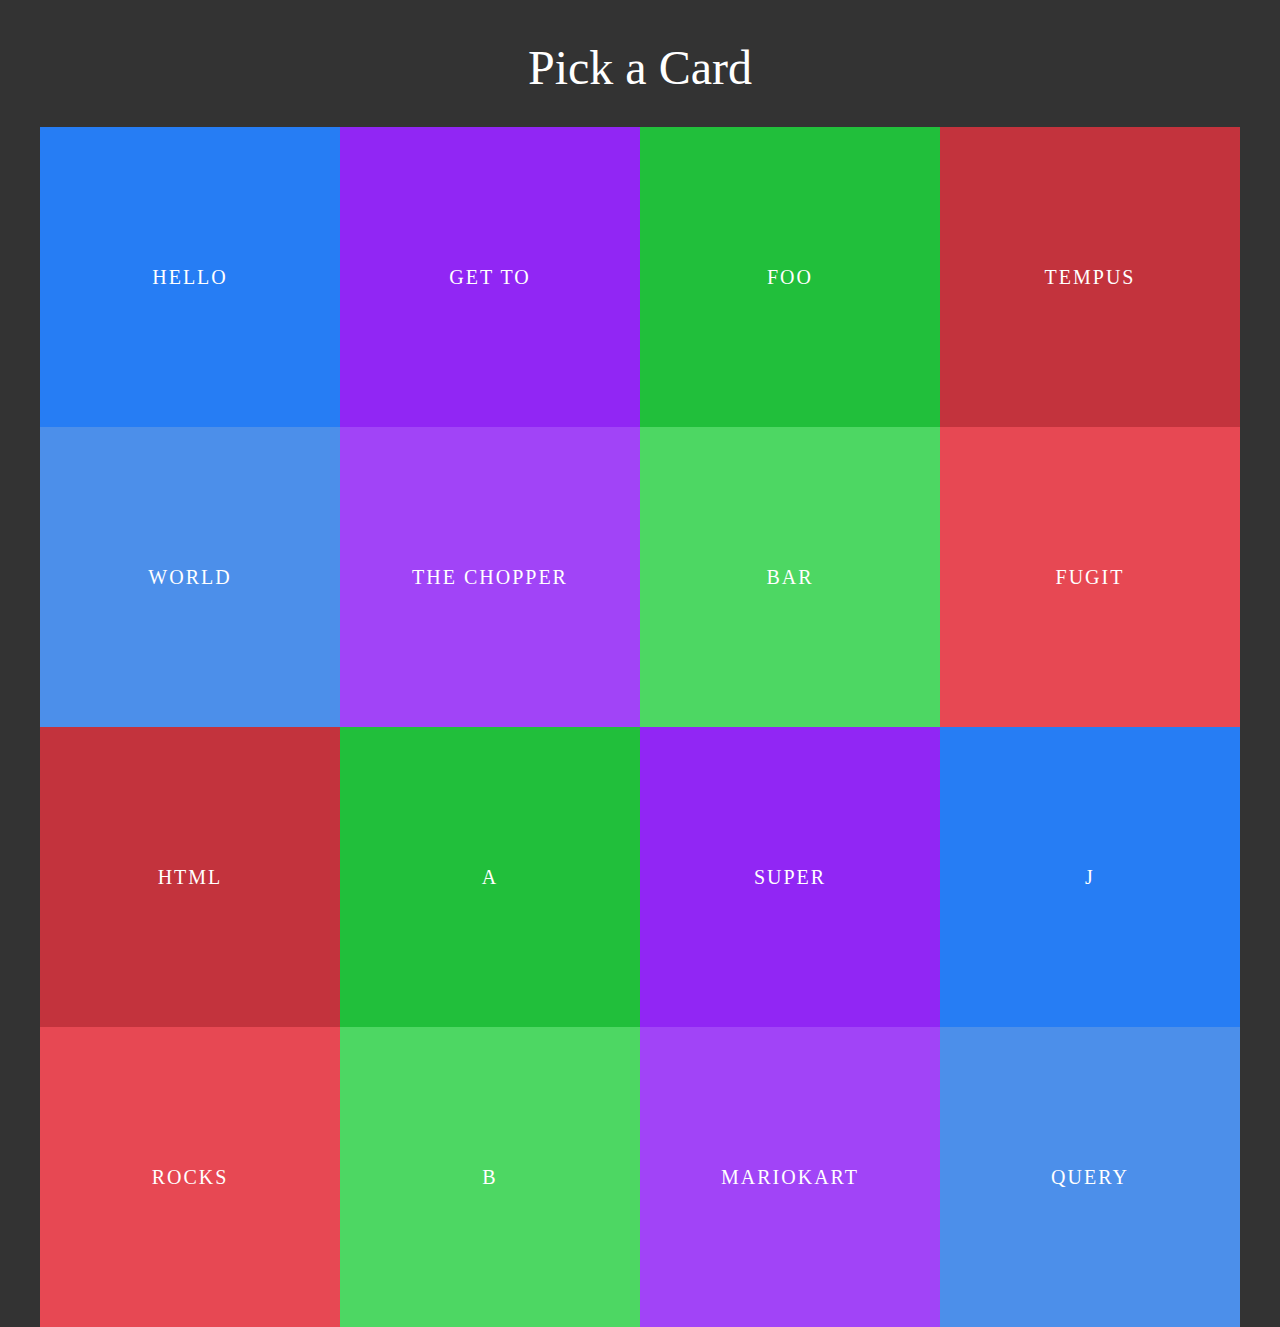
<file: css-animations-playlist-master/css-animations-playlist-master/rotate-examples/panels.html>
<!DOCTYPE html>
<head>
  <title>Basket Example</title>
  <link href="style.css" rel="stylesheet" type="text/css">
</head>
<body>
  <div class="wrapper">
    <h1>Pick a Card</h1>
    <ul class="panels">
      <li>
        <div class="front" style="background: #267df4">Hello</div>
        <div class="back" style="background: #4c8fea">World</div>
      </li>
      <li>
        <div class="front" style="background: #9126f4">Get to</div>
        <div class="back" style="background: #a144f7">The chopper</div>
      </li>
      <li>
        <div class="front" style="background: #21bf3b">foo</div>
        <div class="back" style="background: #4dd763">bar</div>
      </li>
      <li>
        <div class="front" style="background: #c3333d">tempus</div>
        <div class="back" style="background: #e74853">fugit</div>
      </li>
      <li>
        <div class="front" style="background: #c3333d">html</div>
        <div class="back" style="background: #e74853">rocks</div>
      </li>
      <li>
        <div class="front" style="background: #21bf3b">A</div>
        <div class="back" style="background: #4dd763">B</div>
      </li>
      <li>
        <div class="front" style="background: #9126f4">Super</div>
        <div class="back" style="background: #a144f7">Mariokart</div>
      </li>
      <li>
        <div class="front" style="background: #267df4">j</div>
        <div class="back" style="background: #4c8fea">Query</div>
      </li>
    </ul>
  </div>
</body>
</file>
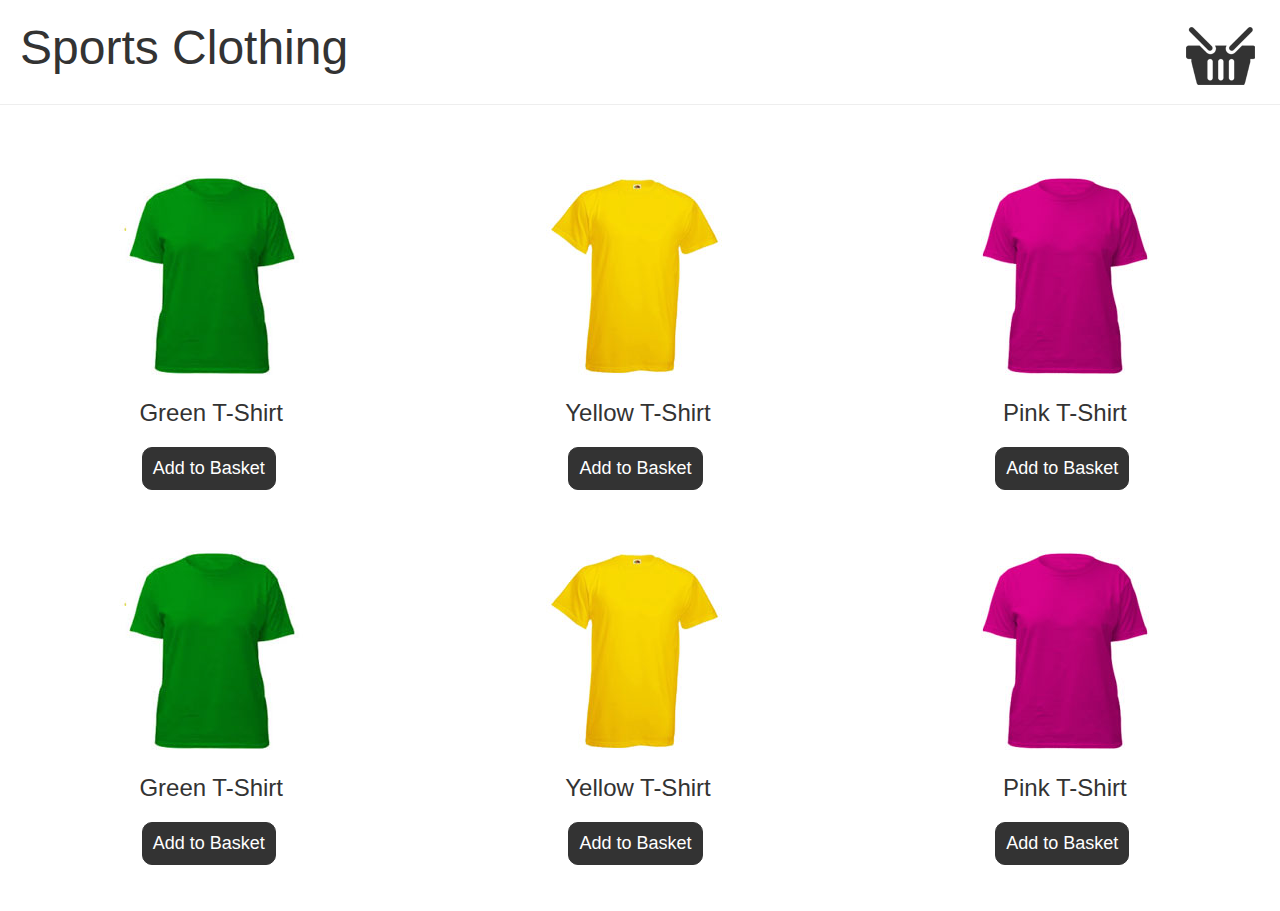
<file: css-animations-playlist-master/css-animations-playlist-master/web-examples/basket.html>
<!DOCTYPE html>
<head>
  <title>Basket Example</title>
  <link href="style.css" rel="stylesheet" type="text/css">
  <script src="https://code.jquery.com/jquery-1.12.3.min.js" integrity="sha256-aaODHAgvwQW1bFOGXMeX+pC4PZIPsvn2h1sArYOhgXQ=" crossorigin="anonymous"></script>
</head>
<body class="basket">
  <header>
    <h1>Sports Clothing</h1>
    <div class="basket-icon"><img src="img/basket.png"></div>
  </header>
  <ul class="products">
    <li>
      <img src="img/t-1.jpg">
      <h2>Green T-Shirt</h2>
      <button>Add to Basket</button>
    </li>
    <li>
      <img src="img/t-2.jpg">
      <h2>Yellow T-Shirt</h2>
      <button>Add to Basket</button>
    </li>
    <li>
      <img src="img/t-3.jpg">
      <h2>Pink T-Shirt</h2>
      <button>Add to Basket</button>
    </li>
    <li>
      <img src="img/t-1.jpg">
      <h2>Green T-Shirt</h2>
      <button>Add to Basket</button>
    </li>
    <li>
      <img src="img/t-2.jpg">
      <h2>Yellow T-Shirt</h2>
      <button>Add to Basket</button>
    </li>
    <li>
      <img src="img/t-3.jpg">
      <h2>Pink T-Shirt</h2>
      <button>Add to Basket</button>
    </li>
  </ul>
  <script>
    
  </script>
</body>
</file>
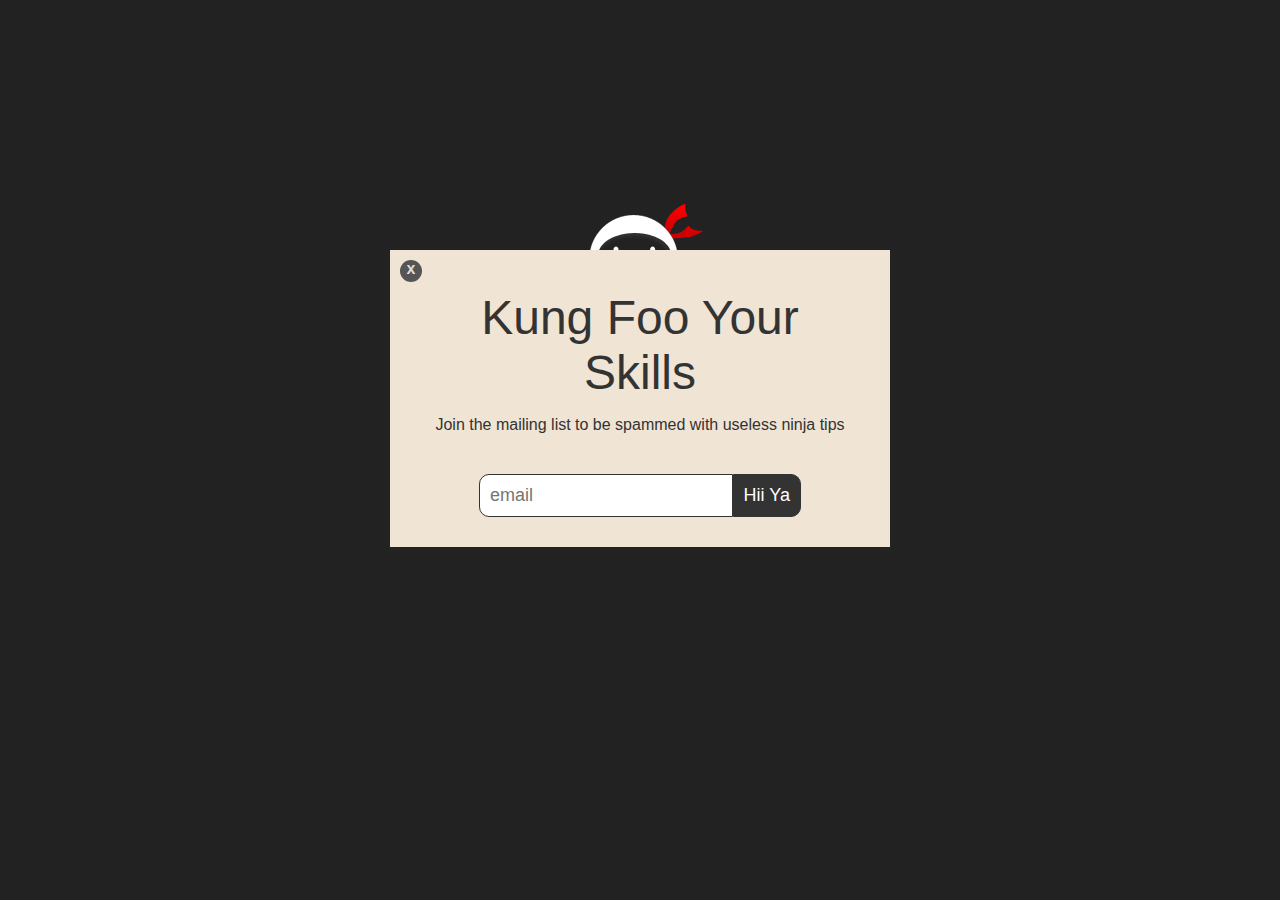
<file: css-animations-playlist-master/css-animations-playlist-master/web-examples/pop-up.html>
<!DOCTYPE html>
<head>
  <title>Pop-up Example</title>
  <link href="style.css" rel="stylesheet" type="text/css">
</head>
<body class="pop-up">
  <div id="pop-up">
    <img src="img/ninja.png">
    <div class="container">
      <h1>Kung Foo Your Skills</h1>
      <p>Join the mailing list to be spammed with useless ninja tips</p>
      <input type="email" placeholder="email" required>
      <button>Hii Ya</button>
      <div class="cross">x</div>
    </div>
  </div>
</body>
</file>
<file: style.css>
/* ####################################################
    :: Template Name: Essence - Fashion Ecommerce Template
    :: Author: Colorlib
    :: Author URL: https://colorlib.com
    :: Description: Essence is smart & elegant fashion e-commerce Template. It's suitable for all e-commerce business platform.
    :: Version: 1.0.0
    :: Created: April 27, 2018
    :: Last Updated: May 2, 2018
    #################################################### */

    /* ---------------------------------------
    ##### - PLACE YOUR CUSTOM CSS HERE - #####
    --------------------------------------- */
</file>
<file: OLD/css/custom.css>
/* COLORS 
purple 1: #5E4485

gray 1: #333333

red 1: #F40000
red 2: #cc0000
red 3: #660000

red text: #b30000

soundcloud orange: #ff7733

*/

a
{
	color: #fff;
}

h2
{
	color: #b30000;
	font-size: 35px;
}

h3
{
	color: #333333;
	font-size: 25px;
}

p
{
	font-size: 18px;
}

.navbar
{
	margin-bottom: 0;
	border-radius: 0;
	background-color: #333333;
	color: #FFF;
	padding: 1% 0;
	font-size: 1.2em;
	border: 0;
}

.navbar-header a
{
	width: 500px;
}

.navbar-brand
{
	float: left;
	padding: 5px;
	max-width: 100%;
	height: auto;
}

.navbar-brand img
{
	margin: 3px;
	float: left;
	padding: 4px;
	max-width: 40%;
	height: auto;
	border: 1px solid #F40000;
	border-radius: 4px;
}

.navbar-brand2
{
	float: left;
	min-height: 30px;
	padding-top: 5px;
}

.navbar-inverse .navbar-nav .active a, .navbar-inverse .navbar-nav .active a:focus
{
	color: #FFF;
	background-color: #333333;
	float: right;
	margin: 20px;
	font-size: 18px;
}

.navbar-inverse .navbar-nav .active a:hover
{
	color: #F40000;
	background-color: #333333;
	text-decoration: underline;
}

.navbar-inverse .navbar-nav li a
{
	padding: 10px;
	color: #D5D5D5;
}

.carousel-caption
{
	top: 50%;
	transform: translateY(-50%);
	text-transform: uppercase;
}

.carousel img
{
	border: 4px solid #fff;
	border-radius: 4px;
}

.btn
{
	font-size: 18px;
	color: #FFF;
	padding: 22px 22px;
	background: #cc0000;
	border: 2px solid #FFF;
	transition: 1s;
	margin-bottom: 25px;
}


.btn:hover
{
	background: #FFF;
	transform: scale(1.25, 1.25);
}

.container
{
	margin: 4% auto;
}

.container img
{
	border: 2px solid #000;
	border-radius: 4px;
	padding: 4px;
}

#icon
{
	max-width: 300px;
	margin: 1% auto;
}
	
footer
{
	width: 100%;
	background-color: #333333;
	padding: 5%;
	color: #FFF;
}	

.fa
{
	padding: 5px;
	font-size: 25px;
	color: #FFF;
}

.fa:hover
{
	color: #D5D5D5;
	text-decoration: none;
}
	

html, body{
  height: 100%;
  width:100%;
  overflow-x:hidden;
  margin: 0;
  font-family: open sans;
  letter-spacing: 2px;
  line-height: 1.5;
}


.fa-headphones
{
	padding-top: 15px;
	padding-bottom: 0px;
	padding-left: 15px;
	font-size: 30px;
	float: left;
}

.fab
{
	color: #808080;
	padding: 20px;
    font-size: 30px;
    text-align: center;
    text-decoration: none;
    border-radius: 50%;
}

.fa-microphone
{
	margin-top: 10px;
	padding: 30px;
	text-align: center;
	font-size: 80px;
}

i
{
	padding: 8px 20px;
}

.videos
{
	margin: 30px;
}

.videos h2
{
	margin: 10px;
	padding-bottom: 20px;
}

.video-container
{
	margin: 30px;
	position: relative;
	padding-bottom: 56%;
	padding-top: 30px; height: 0; overflow: hidden;
}

.video-container iframe,
.video-container object,
.video-container embed
{
	position: absolute;
	top: 0;
	left: 0;
	width: 100%;
	height: 100%;
}

video
{
	display: block;
	margin: 30px auto;
	width: 95%;
	height: 95%;
}

#event
{
	margin-bottom: 40px;
}

.events img
{
    max-width: 75%;
    border: none;
}

.events p
{
	margin: 10px;
}


.beats
{
	margin-bottom: 30px;
}

.stream
{
	padding: 20px;
}
</file>
<file: OLD/css/queries.css>
/* cell phone */
@media only screen and (max-width: 1250px) {
	.mission-statement p
	{
		margin: 8px 30px 8px;
		border-top: 2px solid #808080;
		padding: 8px 30px 8px;
	}

	.spotify-btn
	{
		margin: 0px;
	}
	.soundcloud-btn
	{

	}

	.navbar-brand img
	{
		margin: 3px;
		float: left;
		padding: 4px;
		max-width: 40%;
		height: auto;
		border: 1px solid #F40000;
		border-radius: 4px;
	}

	.navbar-header a
	{
		width: 400px;
	}
}

@media (max-width: 900px)
{
	.fa
	{
		font-size: 20px;
		padding: 10px;
	}
	.mission-statement p {
	    margin: 10px 15px 10px;
	    border-top: 2px solid #808080;
	    padding: 5px 20px 5px;
	}

	.navbar-brand img
	{
		margin: 3px;
		float: left;
		padding: 4px;
		max-width: 50%;
		height: auto;
		border: 1px solid #F40000;
		border-radius: 4px;
	}
	.navbar-header a
	{
		width: 300px;
	}
}
	
@media (max-width: 600px)
{
	.carousel-caption
	{
		display: none;
	}
	#icon
	{
		max-width: 150px;
	}
	
	h2
	{
		font-size: 2.2em;
	}

	.mission-statement p
	{
		margin: 8px 30px 8px;
		border-top: 2px solid #808080;
		padding: 8px 30px 8px;
	}

	.navbar-brand img
	{
		margin: 3px;
		float: left;
		padding: 4px;
		max-width: 50%;
		height: auto;
		border: 1px solid #F40000;
		border-radius: 4px;
	}
	.navbar-header a
	{
		width: 300px;
	}
}
</file>
<file: css-animations-playlist-master/css-animations-playlist-master/mario-examples/style.css>
/*// BASE STYLES //*/

html, body{
  height: 100%;
  width:100%;
  overflow: hidden;
  margin: 0;
}

.grass, .sky, .road{
  position: relative;
}

.sky{
  height: 40%;
  background: skyblue;
}

.grass{
  height: 30%;
  background: seagreen;
}

.road{
  height: 30%;
  background: dimgrey;
  box-sizing: border-box;
  border-top: 10px solid grey;
  border-bottom: 10px solid grey;
  width: 100%;
}

.lines{
  box-sizing: border-box;
  border: 5px dashed #fff;
  height: 0px;
  width: 100%;
  position: absolute;
  top: 45%;
}

/*// ELEMENTS TO ANIMATE //*/



/*// KEYFRAMES //*/
</file>
<file: css-animations-playlist-master/css-animations-playlist-master/rotate-examples/style.css>
body{
  background: #333;
  font-family: verdana;
}

.wrapper{
  width: 100%;
  max-width: 1200px;
  margin: 40px auto;
}

h1{
  color: #fff;
  font-weight: normal;
  text-align: center;
  font-size: 48px;
}

.panels{
  list-style-type: none;
  padding: 0;
}

.panels li{
  position: relative;
  width: 25%;
  margin: 0;
  display: block;
  box-sizing: border-box;
  float: left
}

.panels li div{
  width: 100%;
  padding: 50% 0;
  text-align: center;
  color: #fff;
  font-size: 20px;
  text-transform: uppercase;
  letter-spacing: 2px;
  line-height: 0;
  cursor: pointer;
}

/*// ANIMATION STYLES //*/
</file>
<file: css-animations-playlist-master/css-animations-playlist-master/web-examples/style.css>
/*// POP-UP BASE STYLES //*/

body{margin: 0; position: relative;}
body.pop-up{background: #222;}
*{
  font-family: Calibri, sans-serif; 
  font-weight: normal;
  color: #333;
}
h1{
  font-size: 48px;
  margin: 10px 0;
}
p{
  margin-bottom: 40px;
}
#pop-up{
  position: relative; 
  top: 200px; 
  width: 500px; 
  margin: 0 auto; 
  text-align: center;
}
#pop-up .container{
  background: #f0e4d4; 
  padding: 30px; 
  position: absolute; 
  top: 50px; 
  width: 100%; 
  box-sizing: border-box;
}
#pop-up input{
  padding: 10px;
  border: 0;
  border-radius: 10px 0 0 10px;
  border: 1px solid #333;
  font-size: 18px;
}
button{
  padding: 10px;
  border: 0;
  color: #fff;
  background: #333;
  margin-left: -5px;
  margin-left: -5px;
  border-radius: 0 10px 10px 0;
  border: 1px solid #333;
  font-size: 18px;
}
.cross{
  position: absolute;
  top: 10px;
  left: 10px;
  background: #555;
  color: #ddd;
  font-weight: bold;
  width: 22px;
  height: 22px;
  text-align: center;
  border-radius: 11px;
}

/*// POP-UP ANIMATION STYLES //*/


/*// BASKET BASE STYLES //*/

header{
  padding: 10px 20px;
  border-bottom: 1px solid #eee;
  background: #fff;
}
header:after{
  display: block;
  content: "";
  clear: both;
}
.basket ul{
  padding: 0;
  margin-top: 40px;
}
.basket li{
  display: inline-block;
  list-style-type: none;
  width: 30%;
  margin: 30px 1.5%;
  text-align: center;
}
.basket button{
  border-radius: 10px;
  cursor: pointer;
}
.basket header div{
  float: right;
  position: relative;
  z-index: 1;
}
.basket header h1{
  float: left;
}

/*// BASKET ANIMATION STYLES //*/
</file>
<file: css/core-style.css>
/* [Master Stylesheet v-1.0.0] */
/* :: :: 1.0 Import Fonts */
@import url(../css/bootstrap.min.css);
@import url(../css/owl.carousel.css);
@import url(../css/animate.css);
@import url(../css/magnific-popup.css);
@import url(../css/jquery-ui.min.css);
@import url(../css/nice-select.css);
@import url(../css/font-awesome.min.css);
@font-face {
  font-family: 'helveticaneuebold';
  src: url("../fonts/helvetica_neu_bold-webfont.woff2") format("woff2"), url("../fonts/helvetica_neu_bold-webfont.woff") format("woff");
  font-weight: normal;
  font-style: normal; }
@font-face {
  font-family: 'helveticaneuemedium';
  src: url("../fonts/helveticaneue_medium-webfont.woff2") format("woff2"), url("../fonts/helveticaneue_medium-webfont.woff") format("woff");
  font-weight: normal;
  font-style: normal; }
/* :: 2.0 Import All CSS */
/* :: 3.0 Base CSS */
* {
  margin: 0;
  padding: 0; }

body {
  font-family: "helveticaneuemedium";
  font-size: 16px; }

h1,
h2,
h3,
h4,
h5,
h6 {
  color: #242424;
  line-height: 1.3;
  font-weight: 400; }

p {
  color: #6d6d6d;
  font-size: 16px;
  line-height: 1.9;
  font-weight: 400; }

a {
  -webkit-transition: all 500ms ease 0s;
  transition: all 500ms ease 0s;
  text-decoration: none;
  outline: 0 solid transparent;
  color: #131212;
  font-weight: 400;
  font-size: 12px; }
  a:hover, a:focus {
    -webkit-transition: all 500ms ease 0s;
    transition: all 500ms ease 0s;
    text-decoration: none;
    outline: 0 solid transparent;
    color: #131212;
    font-weight: 400;
    font-size: 12px; }

ul,
ol {
  margin: 0; }
  ul li,
  ol li {
    list-style: none; }

img {
  height: auto;
  max-width: 100%; }

/* Spacing */
.mt-15 {
  margin-top: 15px !important; }

.mt-30 {
  margin-top: 30px !important; }

.mt-50 {
  margin-top: 50px !important; }

.mt-70 {
  margin-top: 70px !important; }

.mt-100 {
  margin-top: 100px !important; }

.mb-15 {
  margin-bottom: 15px !important; }

.mb-30 {
  margin-bottom: 30px !important; }

.mb-50 {
  margin-bottom: 50px !important; }

.mb-70 {
  margin-bottom: 70px !important; }

.mb-100 {
  margin-bottom: 100px !important; }

.ml-15 {
  margin-left: 15px !important; }

.ml-30 {
  margin-left: 30px !important; }

.ml-50 {
  margin-left: 50px !important; }

.mr-15 {
  margin-right: 15px !important; }

.mr-30 {
  margin-right: 30px !important; }

.mr-50 {
  margin-right: 50px !important; }

/* Height */
.height-400 {
  height: 400px !important; }

.height-500 {
  height: 500px !important; }

.height-600 {
  height: 600px !important; }

.height-700 {
  height: 700px !important; }

.height-800 {
  height: 800px !important; }

/* Section Padding */
.section-padding-100 {
  padding-top: 100px;
  padding-bottom: 100px; }

.section-padding-100-0 {
  padding-top: 100px;
  padding-bottom: 0; }

.section-padding-0-100 {
  padding-top: 0;
  padding-bottom: 100px; }

/* Section Heading */
.section-heading {
  margin-bottom: 50px;
  position: relative;
  z-index: 1; }
  .section-heading h2 {
    font-size: 30px;
    margin-bottom: 0;
    text-transform: capitalize;
    font-weight: 600; }
  .section-heading.text-left {
    text-align: left !important; }

/* Miscellaneous */
.bg-img {
  background-position: center center;
  background-size: cover;
  background-repeat: no-repeat; }

.bg-white {
  background-color: #ffffff !important; }

.bg-dark {
  background-color: #000000 !important; }

.bg-transparent {
  background-color: transparent !important; }

.font-bold {
  font-weight: 700; }

.font-light {
  font-weight: 300; }

.bg-overlay,
.bg-overlay-white {
  position: relative;
  z-index: 2;
  background-position: center center;
  background-size: cover; }
  .bg-overlay:hover,
  .bg-overlay-white:hover {
    position: absolute;
    z-index: -1;
    top: 0;
    left: 0;
    width: 100%;
    height: 100%;
    content: ""; }

.bg-overlay:hover {
  background-color: rgba(0, 0, 0, 0.5); }

.bg-overlay-white:hover {
  background-color: rgba(255, 255, 255, 0.9); }

.mfp-image-holder .mfp-close,
.mfp-iframe-holder .mfp-close {
  color: #FFF;
  right: 0;
  padding-right: 0;
  width: 30px;
  height: 30px;
  background-color: rgb(190, 3, 3);
  line-height: 30px;
  text-align: center;
  position: absolute;
  top: 40px;
  right: -30px; }
  @media only screen and (max-width: 767px) {
    .mfp-image-holder .mfp-close,
    .mfp-iframe-holder .mfp-close {
      right: 0; } }

.navbar-toggler {
  background-color: rgb(190, 3, 3);
  border-radius: 0;
  margin-bottom: 15px; }
  .navbar-toggler i {
    font-size: 12px;
    color: #fff; }

@media only screen and (min-width: 768px) and (max-width: 991px) {
  .navbar {
    display: block; } }
@media only screen and (max-width: 767px) {
  .navbar {
    display: block; } }

.mobile-nav {
  position: fixed;
  width: 100%;
  height: 70px;
  background-color: #fff;
  z-index: 3000;
  top: 0;
  left: 0;
  right: 0;
  padding: 0.5em 2em;
  -webkit-box-align: center;
  -ms-flex-align: center;
  -ms-grid-row-align: center;
  align-items: center;
  -webkit-box-pack: justify;
  -ms-flex-pack: justify;
  justify-content: space-between;
  box-shadow: 0 4px 15px 0 rgba(0, 0, 0, 0.15);
  display: none; }
  @media only screen and (max-width: 767px) {
    .mobile-nav {
      display: -webkit-box;
      display: -ms-flexbox;
      display: flex; } }
  .mobile-nav .amado-navbar-brand {
    -webkit-box-flex: 0;
    -ms-flex: 0 0 70px;
    flex: 0 0 70px;
    max-width: 70px; }
    .mobile-nav .amado-navbar-brand a {
      display: block;
      max-width: 70px; }
  .mobile-nav .amado-navbar-toggler {
    cursor: pointer; }
    .mobile-nav .amado-navbar-toggler span {
      width: 28px;
      height: 3px;
      background-color: rgb(190, 3, 3);
      display: block;
      margin-bottom: 5px;
      border-radius: 2px; }
      .mobile-nav .amado-navbar-toggler span:last-child {
        margin-bottom: 0; }

/* ScrollUp */
#scrollUp {
  background-color: rgb(190, 3, 3);
  border-radius: 0;
  bottom: 60px;
  box-shadow: 0 2px 6px 0 rgba(0, 0, 0, 0.3);
  color: #ffffff;
  font-size: 24px;
  height: 40px;
  line-height: 40px;
  right: 60px;
  text-align: center;
  width: 40px;
  -webkit-transition-duration: 500ms;
  transition-duration: 500ms; }
  #scrollUp:hover {
    background-color: #131212; }
  @media only screen and (max-width: 767px) {
    #scrollUp {
      bottom: 30px;
      right: 30px; } }

/* Essence Button */
.amado-btn {
  display: inline-block;
  min-width: 160px;
  height: 55px;
  color: #ffffff;
  border: none;
  border-radius: 0;
  padding: 0 7px;
  font-size: 18px;
  line-height: 56px;
  background-color: rgb(190, 3, 3);
  font-weight: 400; }
  .amado-btn.active, .amado-btn:hover, .amado-btn:focus {
    font-size: 18px;
    color: #ffffff;
    background-color: #131212; }

/* :: 4.0 Search Wrapper Area CSS */
.search-wrapper {
  position: fixed;
  z-index: 1;
  width: 100%;
  height: 260px;
  z-index: 5000;
  top: -350px;
  left: 0;
  background-color: #f5f7fa;
  -webkit-transition-duration: 500ms;
  transition-duration: 500ms; }
  .search-wrapper .search-content form {
    position: relative;
    z-index: 1;
    box-shadow: 0 0 5px rgba(0, 0, 0, 0.075); }
    .search-wrapper .search-content form input {
      width: 100%;
      height: 60px;
      border: none;
      padding-left: 50px;
      font-size: 14px;
      color: #6b6b6b; }
    .search-wrapper .search-content form button {
      position: absolute;
      top: 0;
      left: 0;
      border: none;
      width: 50px;
      height: 60px;
      z-index: 10;
      cursor: pointer;
      background-color: transparent;
      text-align: center; }
  .search-wrapper .search-close {
    -webkit-transition-duration: 500ms;
    transition-duration: 500ms;
    width: 40px;
    height: 40px;
    position: absolute;
    top: 0;
    right: 0;
    background-color: red;
    text-align: center;
    color: #fff;
    line-height: 40px;
    font-size: 12px;
    cursor: pointer;
    background-color: rgb(190, 3, 3); }
    .search-wrapper .search-close:hover {
      background-color: #131212; }

/* :: 5.0 Welcome Area CSS */
.main-content-wrapper {
  position: relative;
  z-index: 1;
  -webkit-transition-duration: 500ms;
  transition-duration: 500ms;
  -ms-flex-wrap: wrap;
  flex-wrap: wrap; }
  @media only screen and (max-width: 767px) {
    .main-content-wrapper {
      margin-top: 70px;
      z-index: 100; } }
  .main-content-wrapper .header-area {
    background-image: url("../img/core-img/brickwall_@2X.png");
    -webkit-transition-duration: 500ms;
    transition-duration: 500ms;
    position: relative;
    z-index: 1;
    -webkit-box-flex: 0;
    -ms-flex: 0 0 320px;
    flex: 0 0 320px;
    width: 320px;
    max-width: 320px;
    background-color: #fff;
    padding: 60px 65px; }
    @media only screen and (min-width: 768px) and (max-width: 991px) {
      .main-content-wrapper .header-area {
        -webkit-box-flex: 0;
        -ms-flex: 0 0 280px;
        flex: 0 0 280px;
        width: 280px;
        max-width: 280px;
        padding: 50px; } }
    @media only screen and (max-width: 767px) {
      .main-content-wrapper .header-area {
        -webkit-transition-duration: 500ms;
        transition-duration: 500ms;
        -webkit-box-flex: 0;
        -ms-flex: 0 0 320px;
        flex: 0 0 320px;
        width: 320px;
        max-width: 320px;
        position: fixed;
        z-index: 4000;
        top: 0;
        left: -350px;
        height: 100%;
        overflow-x: hidden;
        overflow-y: scroll;
        display: block; } }
    .main-content-wrapper .header-area.bp-xs-on {
      left: 0; }
    .main-content-wrapper .header-area .nav-close {
      -webkit-transition-duration: 500ms;
      transition-duration: 500ms;
      width: 40px;
      height: 40px;
      position: absolute;
      top: 0;
      right: 15px;
      background-color: red;
      text-align: center;
      color: #fff;
      line-height: 40px;
      font-size: 12px;
      cursor: pointer;
      background-color: rgb(190, 3, 3);
      display: none; }
      @media only screen and (max-width: 767px) {
        .main-content-wrapper .header-area .nav-close {
          display: block; } }
      .main-content-wrapper .header-area .nav-close:hover {
        background-color: #131212; }
    .main-content-wrapper .header-area .logo {
      margin-bottom: 100px;
      display: block; }
    .main-content-wrapper .header-area .amado-nav li a {
      font-size: 14px;
      text-transform: uppercase;
      position: relative;
      z-index: 1;
      padding: 20px 0;
      display: block;
      line-height: 0.9;
      color: #131212;
      font-weight: normal; }
      .main-content-wrapper .header-area .amado-nav li a::after {
        -webkit-transition-duration: 500ms;
        transition-duration: 500ms;
        width: 30px;
        height: 3px;
        position: absolute;
        top: 50%;
        margin-top: -1.5px;
        left: -150px;
        background-color: rgb(190, 3, 3);
        z-index: 10;
        content: ''; }
      .main-content-wrapper .header-area .amado-nav li a:hover, .main-content-wrapper .header-area .amado-nav li a:focus {
        color: rgb(190, 3, 3); }
    .main-content-wrapper .header-area .amado-nav li:hover a::after, .main-content-wrapper .header-area .amado-nav li:focus a::after {
      left: -75px; }
      @media only screen and (min-width: 768px) and (max-width: 991px) {
        .main-content-wrapper .header-area .amado-nav li:hover a::after, .main-content-wrapper .header-area .amado-nav li:focus a::after {
          left: -50px; } }
    .main-content-wrapper .header-area .amado-nav li.active a::after {
      left: -75px; }
      @media only screen and (min-width: 768px) and (max-width: 991px) {
        .main-content-wrapper .header-area .amado-nav li.active a::after {
          left: -50px; } }
    .main-content-wrapper .header-area .amado-btn-group .amado-btn {
      width: 160px;
      display: block; }
    .main-content-wrapper .header-area .cart-fav-search a {
      display: block;
      text-transform: uppercase;
      font-size: 16px;
      padding: 15px 0;
      color: #131212;
      line-height: 1; }
      .main-content-wrapper .header-area .cart-fav-search a .search-nav {
        padding-bottom: 0; }
      .main-content-wrapper .header-area .cart-fav-search a span {
        color: #9e9e9e; }
      .main-content-wrapper .header-area .cart-fav-search a img {
        margin-right: 10px; }
      .main-content-wrapper .header-area .cart-fav-search a:hover, .main-content-wrapper .header-area .cart-fav-search a:focus {
        color: rgb(190, 3, 3); }
    .main-content-wrapper .header-area .social-info a {
      color: #b5b5b5;
      display: inline-block; }
      .main-content-wrapper .header-area .social-info a i {
        font-size: 18px; }
      .main-content-wrapper .header-area .social-info a:hover, .main-content-wrapper .header-area .social-info a:focus {
        color: rgb(190, 3, 3); }
    @media only screen and (max-width: 767px) {
      .main-content-wrapper .header-area .social-info {
        margin-bottom: 75px; } }
  .main-content-wrapper .products-catagories-area {
    background-image: url("../img/core-img/congruent_pentagon.png");

    -webkit-box-flex: 0;
    -ms-flex: 0 0 calc(100% - 320px);
    flex: 0 0 calc(100% - 320px);
    width: calc(100% - 320px);
    max-width: calc(100% - 320px); }
    @media only screen and (min-width: 768px) and (max-width: 991px) {
      .main-content-wrapper .products-catagories-area {
        -webkit-box-flex: 0;
        -ms-flex: 0 0 calc(100% - 280px);
        flex: 0 0 calc(100% - 280px);
        width: calc(100% - 280px);
        max-width: calc(100% - 280px); } }
    @media only screen and (max-width: 767px) {
      .main-content-wrapper .products-catagories-area {
        -webkit-box-flex: 0;
        -ms-flex: 0 0 100%;
        flex: 0 0 100%;
        width: 100%;
        max-width: 100%; } }
  .main-content-wrapper .shop_sidebar_area {
    position: relative;
    z-index: 1;
    -webkit-box-flex: 0;
    -ms-flex: 0 0 230px;
    flex: 0 0 230px;
    width: 230px;
    max-width: 230px;
    background-color: #f5f7fa;
    padding: 100px 40px; }
    @media only screen and (min-width: 768px) and (max-width: 991px) {
      .main-content-wrapper .shop_sidebar_area {
        -webkit-box-flex: 0;
        -ms-flex: 0 0 180px;
        flex: 0 0 180px;
        width: 180px;
        max-width: 180px;
        padding: 100px 15px; } }
    @media only screen and (max-width: 767px) {
      .main-content-wrapper .shop_sidebar_area {
        -webkit-box-flex: 0;
        -ms-flex: 0 0 100%;
        flex: 0 0 100%;
        width: 100%;
        max-width: 100%;
        -webkit-box-ordinal-group: 3;
        -ms-flex-order: 2;
        order: 2; } }
  .main-content-wrapper .amado_product_area {
    position: relative;
    z-index: 1;
    -webkit-box-flex: 0;
    -ms-flex: 0 0 calc(95% - 550px);
    flex: 0 0 calc(95% - 550px);
    width: calc(95% - 550px);
    max-width: calc(95% - 550px); }
    @media only screen and (min-width: 992px) and (max-width: 1199px) {
      .main-content-wrapper .amado_product_area {
        -webkit-box-flex: 0;
        -ms-flex: 0 0 calc(100% - 550px);
        flex: 0 0 calc(100% - 550px);
        width: calc(100% - 550px);
        max-width: calc(100% - 550px); } }
    @media only screen and (min-width: 768px) and (max-width: 991px) {
      .main-content-wrapper .amado_product_area {
        -webkit-box-flex: 0;
        -ms-flex: 0 0 calc(100% - 460px);
        flex: 0 0 calc(100% - 460px);
        width: calc(100% - 460px);
        max-width: calc(100% - 460px); } }
    @media only screen and (max-width: 767px) {
      .main-content-wrapper .amado_product_area {
        -webkit-box-flex: 0;
        -ms-flex: 0 0 100%;
        flex: 0 0 100%;
        width: 100%;
        max-width: 100%;
        -webkit-box-ordinal-group: 2;
        -ms-flex-order: 1;
        order: 1;
        padding-top: 50px; } }
  .main-content-wrapper .cart-table-area {
    position: relative;
    z-index: 1;
    -webkit-box-flex: 0;
    -ms-flex: 0 0 calc(95% - 320px);
    flex: 0 0 calc(95% - 320px);
    width: calc(95% - 320px);
    max-width: calc(95% - 320px); }
    @media only screen and (min-width: 992px) and (max-width: 1199px) {
      .main-content-wrapper .cart-table-area {
        -webkit-box-flex: 0;
        -ms-flex: 0 0 calc(100% - 320px);
        flex: 0 0 calc(100% - 320px);
        width: calc(100% - 320px);
        max-width: calc(100% - 320px); } }
    @media only screen and (min-width: 768px) and (max-width: 991px) {
      .main-content-wrapper .cart-table-area {
        -webkit-box-flex: 0;
        -ms-flex: 0 0 calc(100% - 280px);
        flex: 0 0 calc(100% - 280px);
        width: calc(100% - 280px);
        max-width: calc(100% - 280px); } }
    @media only screen and (max-width: 767px) {
      .main-content-wrapper .cart-table-area {
        -webkit-box-flex: 0;
        -ms-flex: 0 0 100%;
        flex: 0 0 100%;
        width: 100%;
        max-width: 100%;
        padding-top: 0; } }
    .main-content-wrapper .cart-table-area .cart-title h2 {
      font-size: 30px;
      margin-bottom: 30px;
      color: #242424; }
    .main-content-wrapper .cart-table-area table thead {
      width: 100%;
      display: block; }
      .main-content-wrapper .cart-table-area table thead tr {
        display: -webkit-box;
        display: -ms-flexbox;
        display: flex;
        width: 100%;
        height: 40px;
        background-color: #f5f7fa; }
        .main-content-wrapper .cart-table-area table thead tr th {
          border-top: none;
          border-bottom: none;
          -webkit-box-flex: 0;
          -ms-flex: 0 0 25%;
          flex: 0 0 25%;
          width: 25%;
          max-width: 25%;
          font-size: 12px;
          color: #242424;
          text-transform: capitalize;
          font-weight: 400; }
    .main-content-wrapper .cart-table-area table tbody {
      width: 100%;
      display: block; }
      .main-content-wrapper .cart-table-area table tbody tr {
        display: -webkit-box;
        display: -ms-flexbox;
        display: flex;
        -webkit-box-align: center;
        -ms-flex-align: center;
        -ms-grid-row-align: center;
        align-items: center;
        width: 100%; }
        .main-content-wrapper .cart-table-area table tbody tr td {
          border: none;
          -webkit-box-flex: 0;
          -ms-flex: 0 0 25%;
          flex: 0 0 25%;
          width: 25%;
          max-width: 25%; }
          .main-content-wrapper .cart-table-area table tbody tr td h5 {
            font-size: 16px;
            color: #252525; }
            @media only screen and (min-width: 992px) and (max-width: 1199px) {
              .main-content-wrapper .cart-table-area table tbody tr td h5 {
                font-size: 14px; } }
            @media only screen and (min-width: 768px) and (max-width: 991px) {
              .main-content-wrapper .cart-table-area table tbody tr td h5 {
                font-size: 14px; } }
            @media only screen and (max-width: 767px) {
              .main-content-wrapper .cart-table-area table tbody tr td h5 {
                font-size: 12px; } }
          .main-content-wrapper .cart-table-area table tbody tr td .qty-btn p {
            margin-bottom: 0;
            line-height: 40px;
            height: 40px;
            padding: 0 15px;
            background-color: #f5f7fa;
            color: #242424;
            font-size: 14px; }
            @media only screen and (min-width: 768px) and (max-width: 991px) {
              .main-content-wrapper .cart-table-area table tbody tr td .qty-btn p {
                padding: 0 10px; } }
          .main-content-wrapper .cart-table-area table tbody tr td .qty-btn .quantity {
            position: relative;
            z-index: 1; }
            .main-content-wrapper .cart-table-area table tbody tr td .qty-btn .quantity input {
              text-align: center;
              background-color: #f5f7fa;
              height: 40px;
              width: 60px;
              border: none;
              -moz-appearance: textfield;
              -webkit-appearance: textfield;
              appearance: textfield;
              color: #242424;
              font-size: 14px; }
              @media only screen and (min-width: 768px) and (max-width: 991px) {
                .main-content-wrapper .cart-table-area table tbody tr td .qty-btn .quantity input {
                  width: 45px; } }
            .main-content-wrapper .cart-table-area table tbody tr td .qty-btn .quantity .qty-plus {
              position: absolute;
              right: 0;
              top: 0;
              line-height: 40px;
              width: 20px;
              text-align: center;
              height: 40px;
              cursor: pointer;
              color: #242424;
              font-size: 10px; }
            .main-content-wrapper .cart-table-area table tbody tr td .qty-btn .quantity .qty-minus {
              position: absolute;
              top: 0;
              right: 40px;
              line-height: 40px;
              width: 20px;
              height: 40px;
              text-align: center;
              cursor: pointer;
              color: #242424;
              font-size: 10px; }
              @media only screen and (min-width: 768px) and (max-width: 991px) {
                .main-content-wrapper .cart-table-area table tbody tr td .qty-btn .quantity .qty-minus {
                  right: 30px; } }
    .main-content-wrapper .cart-table-area .cart-summary {
      background-color: #f5f7fa;
      margin-top: 118px;
      position: relative;
      z-index: 1;
      padding: 30px 20px; }
      .main-content-wrapper .cart-table-area .cart-summary h5 {
        font-size: 18px;
        margin-bottom: 0; }
      .main-content-wrapper .cart-table-area .cart-summary .summary-table {
        margin-top: 30px; }
        .main-content-wrapper .cart-table-area .cart-summary .summary-table li {
          display: -webkit-box;
          display: -ms-flexbox;
          display: flex;
          -webkit-box-pack: justify;
          -ms-flex-pack: justify;
          justify-content: space-between;
          margin-bottom: 30px;
          text-transform: capitalize; }
          .main-content-wrapper .cart-table-area .cart-summary .summary-table li span {
            color: #6b6b6b;
            font-size: 14px; }
      .main-content-wrapper .cart-table-area .cart-summary .payment-method label {
        font-size: 14px;
        color: #6b6b6b;
        font-weight: 400;
        margin-bottom: 15px; }
  .main-content-wrapper .single-product-area {
    position: relative;
    z-index: 1;
    -webkit-box-flex: 0;
    -ms-flex: 0 0 calc(95% - 320px);
    flex: 0 0 calc(95% - 320px);
    width: calc(95% - 320px);
    max-width: calc(95% - 320px); }
    @media only screen and (min-width: 992px) and (max-width: 1199px) {
      .main-content-wrapper .single-product-area {
        -webkit-box-flex: 0;
        -ms-flex: 0 0 calc(100% - 320px);
        flex: 0 0 calc(100% - 320px);
        width: calc(100% - 320px);
        max-width: calc(100% - 320px); } }
    @media only screen and (min-width: 768px) and (max-width: 991px) {
      .main-content-wrapper .single-product-area {
        -webkit-box-flex: 0;
        -ms-flex: 0 0 calc(100% - 280px);
        flex: 0 0 calc(100% - 280px);
        width: calc(100% - 280px);
        max-width: calc(100% - 280px); } }
    @media only screen and (max-width: 767px) {
      .main-content-wrapper .single-product-area {
        -webkit-box-flex: 0;
        -ms-flex: 0 0 100%;
        flex: 0 0 100%;
        width: 100%;
        max-width: 100%;
        padding-top: 0; } }
    .main-content-wrapper .single-product-area .breadcrumb {
      background-color: transparent; }
      .main-content-wrapper .single-product-area .breadcrumb .breadcrumb-item {
        font-size: 14px;
        text-transform: uppercase; }
        .main-content-wrapper .single-product-area .breadcrumb .breadcrumb-item a {
          color: #242424;
          font-size: 14px;
          text-transform: uppercase; }
          .main-content-wrapper .single-product-area .breadcrumb .breadcrumb-item a:hover {
            color: rgb(190, 3, 3); }
      .main-content-wrapper .single-product-area .breadcrumb .breadcrumb-item + .breadcrumb-item::before {
        content: ">"; }
    .main-content-wrapper .single-product-area .single_product_thumb {
      position: relative;
      z-index: 1;
      margin-bottom: 170px; }
      .main-content-wrapper .single-product-area .single_product_thumb .carousel-indicators {
        margin: 0 7.5px;
        bottom: -165px; }
        @media only screen and (min-width: 992px) and (max-width: 1199px) {
          .main-content-wrapper .single-product-area .single_product_thumb .carousel-indicators {
            bottom: -105px; } }
        @media only screen and (min-width: 768px) and (max-width: 991px) {
          .main-content-wrapper .single-product-area .single_product_thumb .carousel-indicators {
            bottom: -105px; } }
        @media only screen and (max-width: 767px) {
          .main-content-wrapper .single-product-area .single_product_thumb .carousel-indicators {
            bottom: -95px; } }
        .main-content-wrapper .single-product-area .single_product_thumb .carousel-indicators li {
          -webkit-box-flex: 0;
          -ms-flex: 0 0 25%;
          flex: 0 0 25%;
          width: 25%;
          min-width: 25%;
          height: 140px;
          background-position: center center;
          background-size: cover;
          border: 2px solid transparent;
          cursor: pointer; }
          @media only screen and (min-width: 992px) and (max-width: 1199px) {
            .main-content-wrapper .single-product-area .single_product_thumb .carousel-indicators li {
              height: 80px; } }
          @media only screen and (min-width: 768px) and (max-width: 991px) {
            .main-content-wrapper .single-product-area .single_product_thumb .carousel-indicators li {
              height: 80px; } }
          @media only screen and (max-width: 767px) {
            .main-content-wrapper .single-product-area .single_product_thumb .carousel-indicators li {
              height: 70px; } }
          .main-content-wrapper .single-product-area .single_product_thumb .carousel-indicators li.active {
            border: 2px solid rgb(190, 3, 3); }
      .main-content-wrapper .single-product-area .single_product_thumb .carousel-item a {
        cursor: zoom-in; }
    .main-content-wrapper .single-product-area .single_product_desc {
      position: relative;
      z-index: 1; }
      .main-content-wrapper .single-product-area .single_product_desc .product-meta-data .line {
        width: 80px;
        height: 3px;
        background-color: rgb(190, 3, 3);
        margin-bottom: 15px;
        display: block; }
      .main-content-wrapper .single-product-area .single_product_desc .product-meta-data .product-price {
        font-size: 24px;
        font-weight: 400;
        color: rgb(190, 3, 3);
        line-height: 1;
        margin-bottom: 10px; }
      .main-content-wrapper .single-product-area .single_product_desc .product-meta-data a {
        display: block; }
        .main-content-wrapper .single-product-area .single_product_desc .product-meta-data a h6 {
          font-size: 30px;
          margin-bottom: 5px; }
          @media only screen and (min-width: 992px) and (max-width: 1199px) {
            .main-content-wrapper .single-product-area .single_product_desc .product-meta-data a h6 {
              font-size: 20px; } }
      .main-content-wrapper .single-product-area .single_product_desc .product-meta-data .ratings-review .ratings i {
        font-size: 10px;
        color: rgb(190, 3, 3); }
      .main-content-wrapper .single-product-area .single_product_desc .product-meta-data .ratings-review .review a {
        display: inline-block;
        color: #6b6b6b;
        font-size: 14px; }
      .main-content-wrapper .single-product-area .single_product_desc .product-meta-data .avaibility {
        margin-bottom: 0;
        font-size: 12px;
        color: #6b6b6b;
        line-height: 1; }
        .main-content-wrapper .single-product-area .single_product_desc .product-meta-data .avaibility i {
          color: #20d34a;
          font-size: 12px; }
      .main-content-wrapper .single-product-area .single_product_desc .short_overview p {
        line-height: 2.1;
        color: #6b6b6b; }
      .main-content-wrapper .single-product-area .single_product_desc .cart p {
        margin-bottom: 0;
        line-height: 40px;
        height: 40px;
        padding: 0 15px;
        background-color: #f5f7fa; }
      .main-content-wrapper .single-product-area .single_product_desc .cart .quantity {
        position: relative;
        z-index: 1; }
        .main-content-wrapper .single-product-area .single_product_desc .cart .quantity input {
          text-align: center;
          background-color: #f5f7fa;
          height: 40px;
          width: 100px;
          border: none;
          -moz-appearance: textfield;
          -webkit-appearance: textfield;
          appearance: textfield;
          color: #959595; }
        .main-content-wrapper .single-product-area .single_product_desc .cart .quantity .qty-plus {
          position: absolute;
          right: 0;
          top: 0;
          line-height: 30px;
          width: 30px;
          text-align: center;
          height: 20px;
          cursor: pointer;
          color: #959595; }
        .main-content-wrapper .single-product-area .single_product_desc .cart .quantity .qty-minus {
          position: absolute;
          top: 21px;
          right: 0;
          line-height: 1;
          width: 30px;
          height: 25px;
          text-align: center;
          cursor: pointer;
          color: #959595; }
      .main-content-wrapper .single-product-area .single_product_desc .cart .amado-btn {
        width: 310px;
        height: 80px;
        line-height: 80px; }
        @media only screen and (min-width: 992px) and (max-width: 1199px) {
          .main-content-wrapper .single-product-area .single_product_desc .cart .amado-btn {
            width: 250px; } }
        @media only screen and (max-width: 767px) {
          .main-content-wrapper .single-product-area .single_product_desc .cart .amado-btn {
            width: 280px; } }

.search-wrapper-on .search-wrapper {
  top: 0; }
.search-wrapper-on .main-content-wrapper {
  margin-top: 260px; }

.single-products-catagory {
  position: relative;
  z-index: 1;
  width: 33.33333%;
  top: 0; }
  @media only screen and (min-width: 992px) and (max-width: 1199px) {
    .single-products-catagory {
      width: 50%; } }
  @media only screen and (min-width: 768px) and (max-width: 991px) {
    .single-products-catagory {
      width: 100%; } }
  @media only screen and (max-width: 767px) {
    .single-products-catagory {
      width: 100%; } }
  @media only screen and (min-width: 576px) and (max-width: 767px) {
    .single-products-catagory {
      width: 50%; } }
  .single-products-catagory a {
    display: block;
    width: 100%;
    height: 100%;
    position: relative;
    z-index: 10; }
    .single-products-catagory a::after {
      -webkit-transition-duration: 250ms;
      transition-duration: 250ms;
      position: absolute;
      width: 100%;
      height: 100%;
      top: 0;
      left: 0;
      content: '';
      background-color: rgba(60, 60, 60, 0.7);
      z-index: 1;
      opacity: 0;
      visibility: visible; }
    .single-products-catagory a img {
      width: 100%; }
  .single-products-catagory .hover-content {
    position: absolute;
    top: 40px;
    left: 40px;
    z-index: 10; }
    @media only screen and (max-width: 767px) {
      .single-products-catagory .hover-content {
        top: 30px;
        left: 30px; } }
    .single-products-catagory .hover-content .line {
      width: 80px;
      height: 3px;
      background-color: rgb(190, 3, 3);
      display: block;
      margin-bottom: 15px; }
    .single-products-catagory .hover-content p {
      font-size: 16px;
      color: #6d6d6d;
      line-height: 1;
      margin-bottom: 5px;
      -webkit-transition-duration: 250ms;
      transition-duration: 250ms; }
    .single-products-catagory .hover-content h4 {
      margin-bottom: 0;
      -webkit-transition-duration: 250ms;
      transition-duration: 250ms; }
  .single-products-catagory:hover a::after, .single-products-catagory:focus a::after {
    opacity: 1;
    visibility: visible; }
  .single-products-catagory:hover .hover-content p,
  .single-products-catagory:hover .hover-content h4, .single-products-catagory:focus .hover-content p,
  .single-products-catagory:focus .hover-content h4 {
    color: #fff; }

/* :: 6.0 Newsletter Area CSS */
.newsletter-area {
  position: relative;
  z-index: 1;
  background-color: #3c3c3c; }
  .newsletter-area .newsletter-text {
    position: relative;
    z-index: 1; }
    .newsletter-area .newsletter-text h2 {
      font-size: 36px;
      margin-bottom: 10px;
      color: #fff; }
      @media only screen and (min-width: 992px) and (max-width: 1199px) {
        .newsletter-area .newsletter-text h2 {
          font-size: 30px; } }
      @media only screen and (max-width: 767px) {
        .newsletter-area .newsletter-text h2 {
          font-size: 30px; } }
      .newsletter-area .newsletter-text h2 span {
        color: rgb(190, 3, 3); }
    .newsletter-area .newsletter-text p {
      color: #b3b1b1;
      margin-bottom: 0; }
  .newsletter-area .newsletter-form form {
    position: relative;
    z-index: 1; }
    .newsletter-area .newsletter-form form input[type="email"] {
      width: 100%;
      height: 50px;
      background-color: #fff;
      color: #afafaf;
      font-size: 14px;
      font-style: italic;
      border: none;
      padding: 0 30px; }
    .newsletter-area .newsletter-form form input[type="submit"] {
      -webkit-transition-duration: 500ms;
      transition-duration: 500ms;
      height: 50px;
      background-color: rgb(190, 3, 3);
      color: #fff;
      font-size: 14px;
      padding: 0 30px;
      cursor: pointer;
      position: absolute;
      top: 0;
      right: 0;
      z-index: 10;
      border: none; }
      .newsletter-area .newsletter-form form input[type="submit"]:hover, .newsletter-area .newsletter-form form input[type="submit"]:focus {
        background-color: rgb(190, 3, 3);
        color: #fff; }

/* :: 7.0 Popular Products Area CSS */
.single-product-wrapper {
  position: relative;
  z-index: 1;
  margin-bottom: 50px;
  overflow: hidden;
  background-color: #ffffff; }
  .single-product-wrapper .product-img {
    position: relative;
    z-index: 1;
    overflow: hidden; }
    .single-product-wrapper .product-img img {
      width: 100%;
      -webkit-transition-duration: 500ms;
      transition-duration: 500ms; }
    .single-product-wrapper .product-img .hover-img {
      -webkit-transition-duration: 500ms;
      transition-duration: 500ms;
      position: absolute;
      top: 0;
      left: 0;
      width: 100%;
      z-index: 10;
      opacity: 0;
      visibility: hidden; }
  .single-product-wrapper .product-description {
    position: relative;
    z-index: 1;
    margin-top: 25px; }
    .single-product-wrapper .product-description .product-meta-data .line {
      width: 80px;
      height: 3px;
      background-color: rgb(190, 3, 3);
      margin-bottom: 15px;
      display: block; }
    .single-product-wrapper .product-description .product-meta-data .product-price {
      line-height: 1;
      color: rgb(190, 3, 3);
      font-size: 24px;
      margin-bottom: 10px; }
    .single-product-wrapper .product-description .product-meta-data a {
      display: block; }
      .single-product-wrapper .product-description .product-meta-data a h6 {
        margin-bottom: 0; }
    .single-product-wrapper .product-description .ratings-cart .ratings i {
      font-size: 10px;
      color: rgb(190, 3, 3); }
    .single-product-wrapper .product-description .ratings-cart .cart {
      display: block; }
  .single-product-wrapper:hover .product-img .hover-img {
    opacity: 1;
    visibility: visible; }
  .single-product-wrapper:hover .product-img .product-favourite a {
    opacity: 1;
    visibility: visible; }

.pagination {
  position: relative;
  z-index: 1; }
  .pagination .page-item .page-link {
    width: 40px;
    height: 40px;
    border: none;
    font-size: 16px;
    font-weight: 400;
    line-height: 40px;
    padding: 0;
    text-align: center;
    color: #242424; }
    .pagination .page-item .page-link:hover, .pagination .page-item .page-link:focus {
      color: #fff;
      box-shadow: none;
      background-color: rgb(190, 3, 3); }
  .pagination .page-item.active .page-link {
    color: #fff;
    box-shadow: none;
    background-color: rgb(190, 3, 3); }
  .pagination .page-item:first-child .page-link {
    margin-left: 0;
    border-top-left-radius: 0;
    border-bottom-left-radius: 0; }
  .pagination .page-item:last-child .page-link {
    margin-left: 0;
    border-top-right-radius: 0;
    border-bottom-right-radius: 0; }

/* :: 8.0 Footer Area CSS */
.footer_area {
  position: relative;
  z-index: 1;
  background-color: #252525;
  padding: 80px 0; }
  .footer_area .single_widget_area .copywrite {
    font-size: 12px;
    color: rgba(255, 255, 255, 0.4);
    margin-top: 10px; }
    .footer_area .single_widget_area .copywrite a {
      font-size: 12px;
      color: rgba(255, 255, 255, 0.4); }
      .footer_area .single_widget_area .copywrite a:hover {
        color: #fff; }
  .footer_area .single_widget_area .footer_menu {
    position: relative;
    z-index: 1;
    margin-left: auto; }
    .footer_area .single_widget_area .footer_menu .navbar {
      padding: 0; }
    .footer_area .single_widget_area .footer_menu .navbar-nav .nav-item .nav-link {
      padding: 10px 30px;
      color: #fff;
      text-transform: uppercase;
      font-size: 14px; }
      @media only screen and (min-width: 768px) and (max-width: 991px) {
        .footer_area .single_widget_area .footer_menu .navbar-nav .nav-item .nav-link {
          padding: 10px 0; } }
      @media only screen and (max-width: 767px) {
        .footer_area .single_widget_area .footer_menu .navbar-nav .nav-item .nav-link {
          padding: 10px 0; } }
      .footer_area .single_widget_area .footer_menu .navbar-nav .nav-item .nav-link:hover, .footer_area .single_widget_area .footer_menu .navbar-nav .nav-item .nav-link:focus {
        color: rgb(190, 3, 3); }
    .footer_area .single_widget_area .footer_menu .navbar-nav .nav-item.active .nav-link {
      color: rgb(190, 3, 3); }
    .footer_area .single_widget_area .footer_menu .navbar-nav .nav-item:last-child .nav-link {
      padding-right: 0; }

/* :: 9.0 Product Sidebar Area CSS */
.widget {
  position: relative;
  z-index: 1; }
  .widget .widget-title {
    font-size: 16px;
    text-transform: capitalize;
    color: #242424; }
  .widget .catagories-menu li a {
    text-transform: capitalize;
    font-size: 16px;
    padding: 15px 0 15px 20px;
    display: block;
    font-weight: 400;
    color: #959595; }
    .widget .catagories-menu li a:hover, .widget .catagories-menu li a:focus {
      color: rgb(190, 3, 3); }
  .widget .catagories-menu li.active a {
    color: rgb(190, 3, 3); }
  .widget.price .slider-range-price {
    background-color: #c7d2d8 !important;
    height: 2px;
    border: none; }
  .widget.price .ui-slider-handle {
    background-color: #fff;
    top: -7px;
    width: 18px;
    height: 18px;
    margin: 0;
    border: 2px solid rgb(190, 3, 3);
    border-radius: 50%; }
  .widget.price .ui-slider-range.ui-corner-all.ui-widget-header {
    background-color: rgb(190, 3, 3); }
  .widget.price .ui-slider-horizontal {
    height: 2px;
    background-color: rgb(190, 3, 3); }
  .widget.price .range-price {
    font-size: 16px;
    font-weight: 400;
    margin-top: 20px;
    text-transform: uppercase;
    color: #959595; }
  .widget.color .widget-desc ul {
    -ms-flex-wrap: wrap;
    flex-wrap: wrap; }
    .widget.color .widget-desc ul li {
      -webkit-box-flex: 0;
      -ms-flex: 0 0 25%;
      flex: 0 0 25%;
      width: 25%;
      margin-bottom: 15px; }
      .widget.color .widget-desc ul li a {
        width: 30px;
        height: 30px;
        display: block;
        border-radius: 50%;
        background-color: #ffffff;
        position: relative;
        z-index: 1;
        box-shadow: 0 0 3px rgba(0, 0, 0, 0.15); }
        .widget.color .widget-desc ul li a.color1 {
          background-color: #ffffff; }
        .widget.color .widget-desc ul li a.color2 {
          background-color: #969696; }
        .widget.color .widget-desc ul li a.color3 {
          background-color: #030303; }
        .widget.color .widget-desc ul li a.color4 {
          background-color: #0315ff; }
        .widget.color .widget-desc ul li a.color5 {
          background-color: #dc0647; }
        .widget.color .widget-desc ul li a.color6 {
          background-color: #fff56a; }
        .widget.color .widget-desc ul li a.color7 {
          background-color: #f26e51; }
        .widget.color .widget-desc ul li a.color8 {
          background-color: #9a8777; }
  .widget.brands .form-check {
    margin-bottom: 25px; }
    .widget.brands .form-check label {
      -webkit-transition-duration: 500ms;
      transition-duration: 500ms;
      font-size: 16px;
      color: #959595;
      font-weight: 400;
      cursor: pointer; }
      .widget.brands .form-check label:hover {
        color: rgb(190, 3, 3); }
    .widget.brands .form-check:last-child {
      margin-bottom: 0; }

.product-topbar {
  position: relative;
  z-index: 100;
  margin-bottom: 40px; }
  @media only screen and (min-width: 992px) and (max-width: 1199px) {
    .product-topbar .total-products {
      margin-bottom: 30px; } }
  @media only screen and (min-width: 768px) and (max-width: 991px) {
    .product-topbar .total-products {
      margin-bottom: 30px; } }
  @media only screen and (max-width: 767px) {
    .product-topbar .total-products {
      margin-bottom: 30px; } }
  .product-topbar .total-products p {
    margin-bottom: 15px;
    font-size: 14px;
    color: #242424;
    text-transform: uppercase; }
  .product-topbar .total-products .view a {
    -webkit-box-flex: 0;
    -ms-flex: 0 0 40px;
    flex: 0 0 40px;
    width: 40px;
    height: 40px;
    background-color: #131212;
    color: #fff;
    font-size: 16px;
    text-align: center;
    line-height: 44px; }
    .product-topbar .total-products .view a:first-child {
      background-color: rgb(190, 3, 3); }
  .product-topbar .product-sorting p {
    margin-bottom: 0;
    font-size: 14px;
    height: 40px;
    background-color: #f5f7fa;
    line-height: 40px;
    color: #959595;
    padding-left: 15px; }
    @media only screen and (min-width: 992px) and (max-width: 1199px) {
      .product-topbar .product-sorting p {
        font-size: 12px; } }
    @media only screen and (min-width: 768px) and (max-width: 991px) {
      .product-topbar .product-sorting p {
        font-size: 12px; } }
    @media only screen and (max-width: 767px) {
      .product-topbar .product-sorting p {
        font-size: 12px; } }
  .product-topbar .product-sorting form select {
    background-color: #f5f7fa;
    border: none;
    height: 40px;
    min-width: 80px; }
    @media only screen and (min-width: 768px) and (max-width: 991px) {
      .product-topbar .product-sorting form select {
        min-width: 60px; } }
    .product-topbar .product-sorting form select option {
      font-size: 12px;
      font-weight: 400;
      color: #242424;
      text-transform: uppercase;
      background-color: #f5f7fa; }
  .product-topbar .nice-select {
    border: none;
    font-size: 14px;
    font-weight: 400;
    height: 40px;
    padding-left: 0;
    line-height: 40px;
    margin: 0;
    background-color: #f5f7fa;
    border-radius: 0;
    text-align: center !important;
    min-width: 100px; }
    @media only screen and (min-width: 768px) and (max-width: 991px) {
      .product-topbar .nice-select {
        min-width: 60px;
        font-size: 12px; } }
    @media only screen and (max-width: 767px) {
      .product-topbar .nice-select {
        min-width: 60px;
        font-size: 12px; } }
    .product-topbar .nice-select .list {
      background-color: #f6f6f6;
      border-radius: 0;
      border: none; }
      .product-topbar .nice-select .list .option.selected {
        color: rgb(190, 3, 3); }

/* :: 10.0 Checkout Area CSS */
.checkout_details_area form .form-control {
  height: 60px;
  border: none;
  border-radius: 0;
  background-color: #f5f7fa;
  padding: 30px;
  color: #6b6b6b;
  font-size: 14px; }
.checkout_details_area form textarea.form-control {
  height: 210px; }
.checkout_details_area form .custom-control label {
  font-size: 14px;
  color: #6b6b6b; }
.checkout_details_area form .nice-select {
  border-radius: 0;
  height: 60px;
  line-height: 60px;
  background-color: #f5f7fa;
  border: none;
  color: #6b6b6b;
  font-size: 14px; }
  .checkout_details_area form .nice-select .list {
    width: 100%;
    border-radius: 0;
    background-color: #f5f7fa; }

/* ##### The End ##### */

/*# sourceMappingURL=core-style.css.map */
</file>
